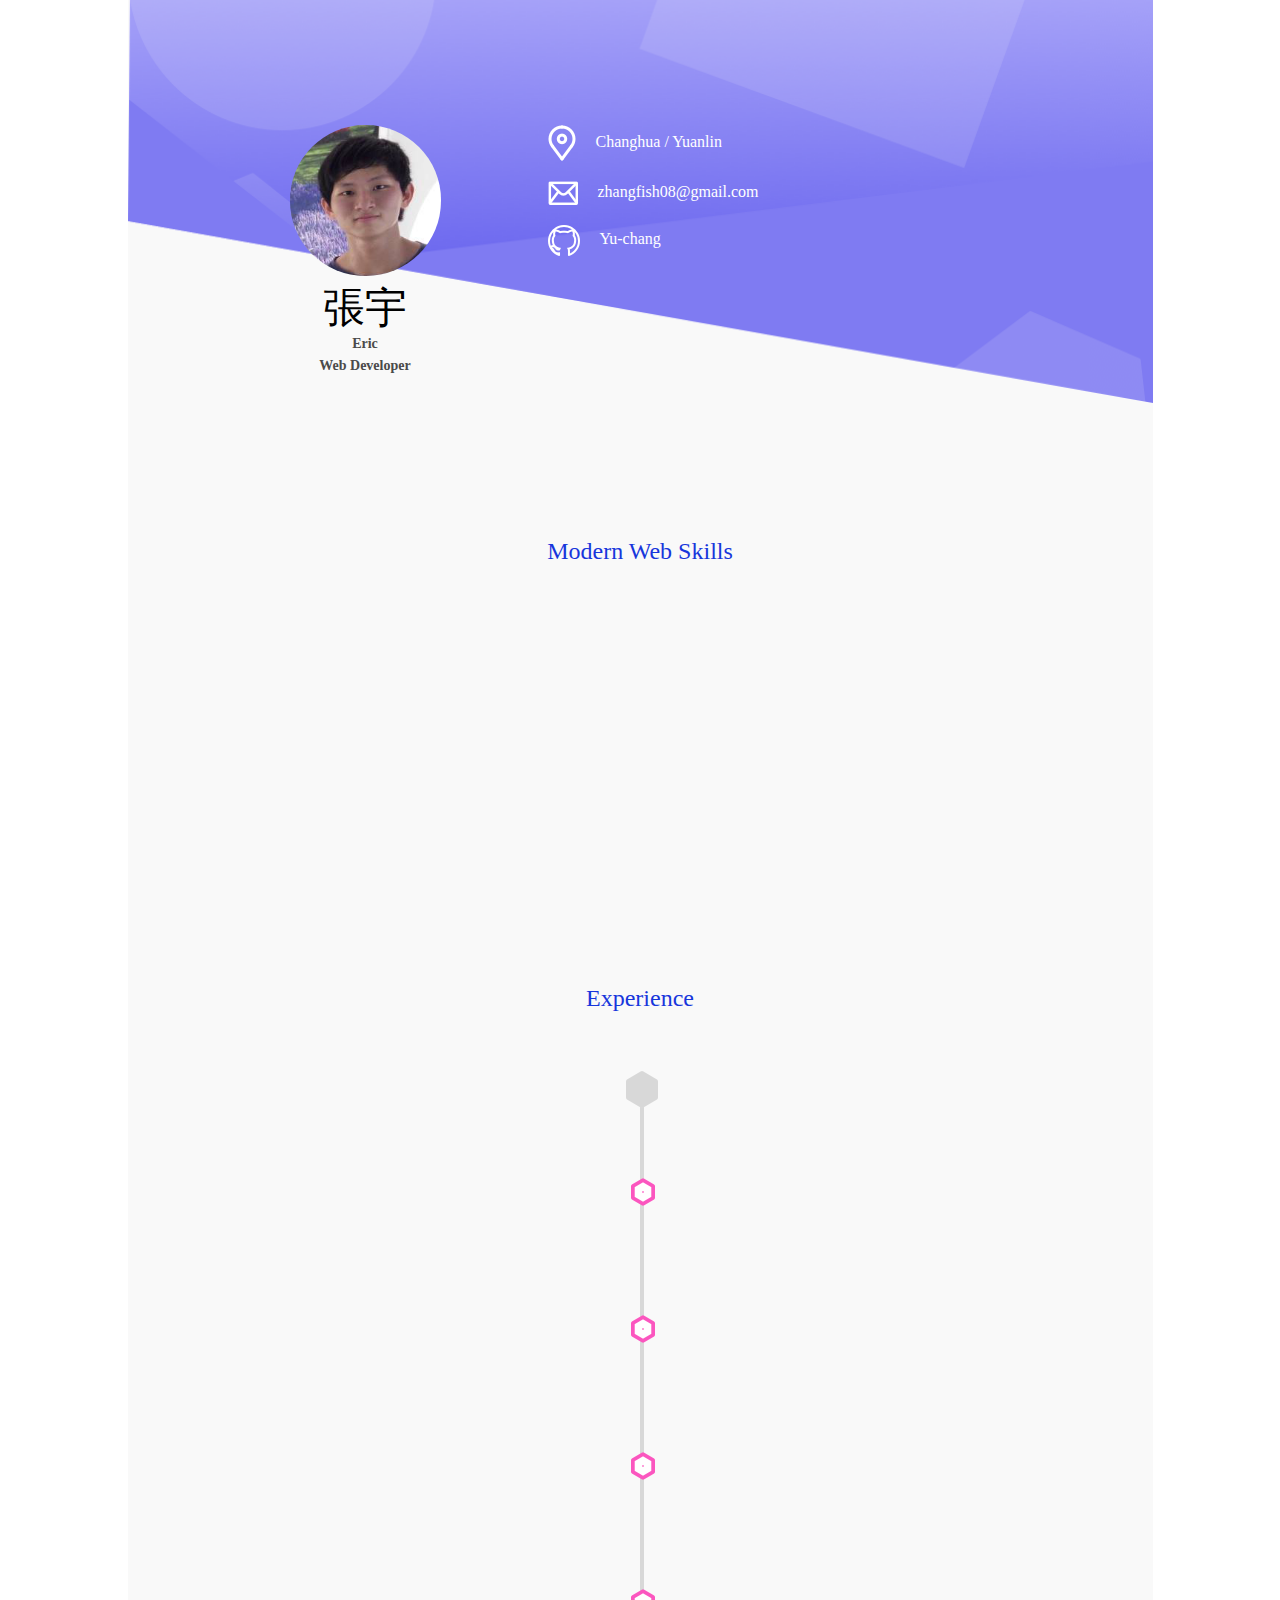
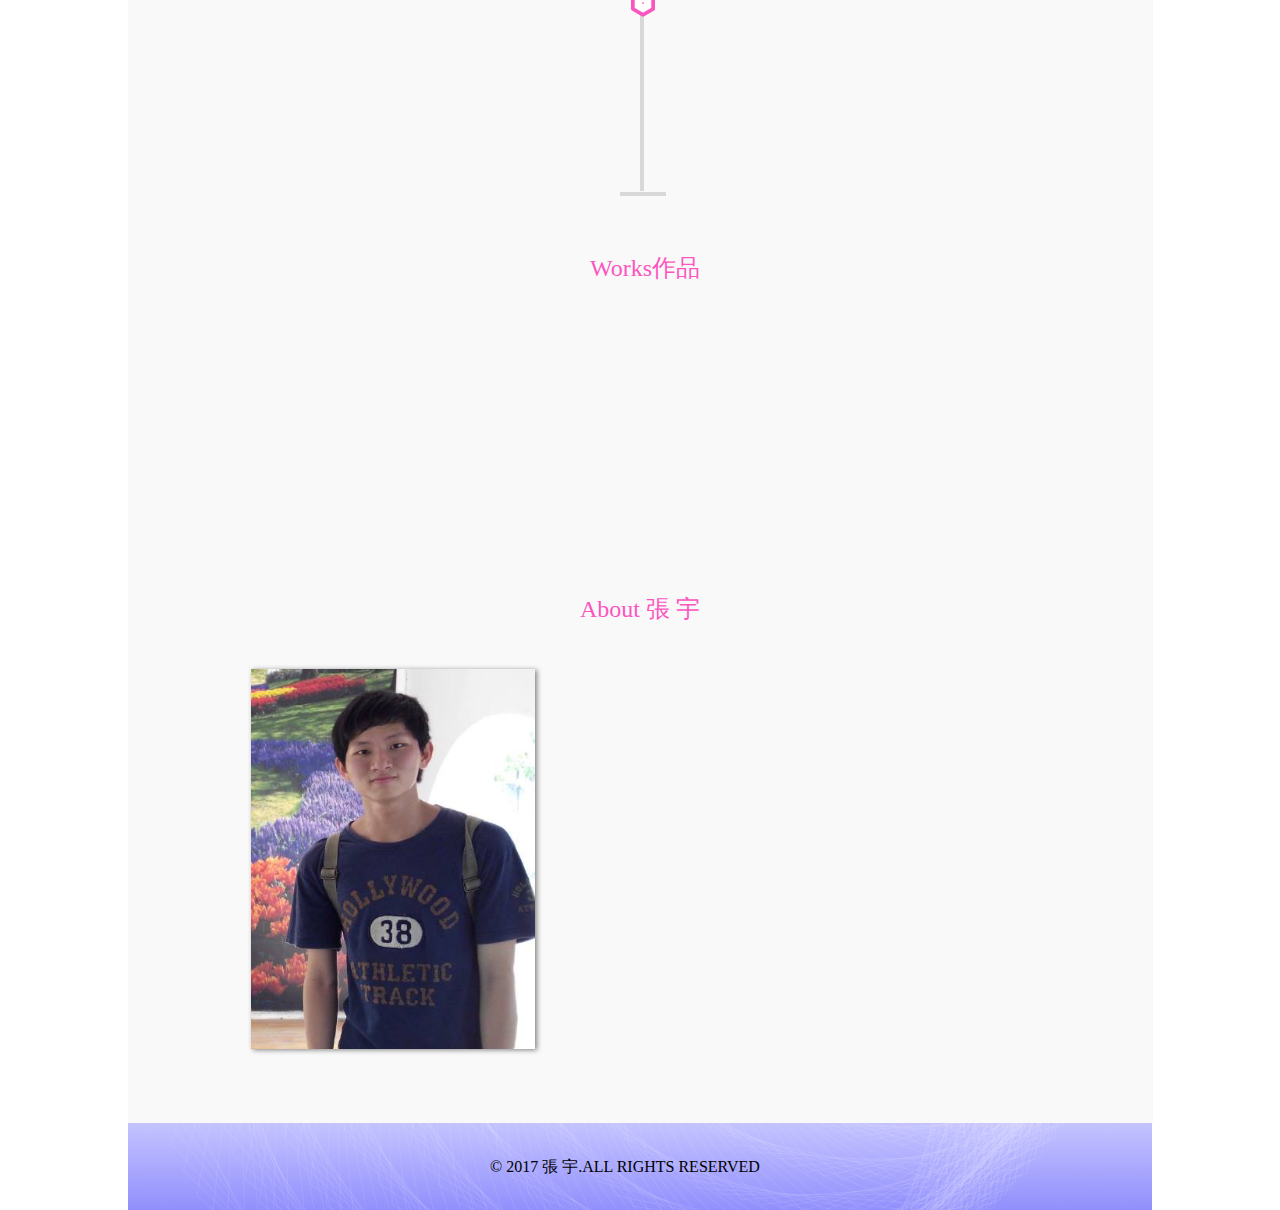
<file: index.html>
<!DOCTYPE html>
<html lang="en">
<head>
	<meta charset="UTF-8">
	<title>個人履歷</title>
	<meta name="viewport" content="width=device-width, initial-scale=1.0" />
	<link rel="stylesheet" href="css/main.css">
</head>
<body>
	<div class="wrap">
		<div class="header">
			<div class="topbar"></div>
			<div class="personal-picture">
				<img src="images/picture.png" alt="">
				<h1>張宇</h1>
				<span>Eric</span>
				<span>Web Developer</span>
			</div>
			
			<div class="personal-information">
				<ul>
					<li><img src="images/Icon-location.png" alt="">Changhua /  Yuanlin</li>
					<li><img src="images/Icon-mail.png" alt="">zhangfish08@gmail.com</li>
					<li><img src="images/icon-github.png" alt=""><a href="https://github.com/YU-CHANG0524?tab=repositories">Yu-chang</a></li>
				</ul>
			</div>
			<div class="clearfix"></div>
		</div>
		<div class="content">
			<div class="web-skill">
				<h3>Modern Web Skills</h2>
				<ul class="skill-3">
					<li class="skill-item scroll-animation">
						<img src="images/img-skill-icon-1.png" >
						<span>Web Layout</span>
						<ul >
							<li>HTML5 + CSS3</li>
								<p class="description">(瞭解HTML語意，能用CSS做出網頁排版)</p>
							<li>RWD + Sass</li>
								<p class="description">(將網頁導入響應式設計，並用Sass規劃網頁架構)</p>
							
						</ul>
					</li>
					<li class="skill-item scroll-animation">
						<img src="images/img-skill-icon-2.png" >
						<span>JavaScript </span>
						<ul >
							<li>JQuery animation</li>
								<p class="description">(使用JQuery做動畫效果，或套用plugin)</p>
							<li>AJAX/JSON</li>
								<p class="description">(用ajax抓取第三方資料)</p>
						</ul>
					</li>
					<li class="skill-item scroll-animation">
						<img src="images/img-skill-icon-3.png" >
						<span>Dev Helper</span>
						<ul >
							<li>Git/Githube</li>
							<p class="description">(能使用GitHub建立一個靜態網頁，對Git版本控制有基礎的瞭解)</p>
						</ul>
					</li>
				</ul>
				<div class="clearfix"></div>
			</div>
			<div class="experience">
				<h3>Experience</h3>
				<section class="time-line">
					<img class="start" src="images/dot-start.png" >
					<div class="timeline-block">
						<div class="timeline-img">
							<img src="images/dot-timeItem.png" alt="">
						</div>

						<div class="timeline-content left-content scroll-animation">
							<span>2016/09 - 2017/01</span>
							<span>(實習)自動化測試實習生</span>
							<span>孟華科技有限公司</span>
							<p>體驗到了軟體業的職場環境與關於測試的一些基本知識</p>
							
						</div>
						<div class="clearfix"></div>
					</div>

					<div class="timeline-block">
						<div class="timeline-img">
							<img src="images/dot-timeItem.png" alt="">
						</div>

						<div class="timeline-content right-content scroll-animation">
							<span>2015/09 - 2016/06</span>
							<span>(專題)鍾理和文學散步道</span>
							<span>鍾理和文學基金會</span>
							<p>學習如何從，踩線-收集資料-撰寫code-測試，完成一個觀光導覽APP</p>
							
						</div>
						<div class="clearfix"></div>
					</div>

					<div class="timeline-block">
						<div class="timeline-img">
							<img src="images/dot-timeItem.png " alt="">
						</div>

						<div class="timeline-content left-content scroll-animation">
							<span>2014/03 - 2016/08</span>
							<span>(工讀)教具中心工讀生</span>
							<span>實踐大學</span>
							<p>在教具工讀的這段期間學到了設備的故障排除，與接待人的一些技巧。</p>
						</div>	
						<div class="clearfix"></div>
					</div>

					<div class="timeline-block">
						<div class="timeline-img">
							<img src="images/dot-timeItem.png" alt="">
						</div>

						<div class="timeline-content right-content scroll-animation">
							<span>2014/02 - 2015/2</span>
							<span>(社團)系桌教學長</span>
							<span>資通系桌</span>
							<p>學會了安排訓練項目以及以教導自己所會的桌球技巧。</p>
						</div>
						<div class="clearfix"></div>	
					</div>
					<div class="bottom-line"></div>
				</section>
			</div>
			<div class="work">
				<h3>Works作品</h3>
				<ul class="work-3">
					<li class="scroll-animation">
						<a href="https://yu-chang0524.github.io/RWD-restaurant/" target="_blank">
							<div class="work-img pic">
							<img src="images/logo-work-1.png" alt="">
							</div>
						</a>
						
						<span>六角西餐廳(響應式)</span>
						<span>有支援行動裝置的餐廳網站。</span>
					</li>
					<li class="scroll-animation">
						<a href="https://yu-chang0524.github.io/BMI-Count/" target="_blank">
							<div class="work-img pic">
							<img src="images/logo-work-2.png" alt="">
							</div>
						</a>
						
						<span>BMI 計算器</span>
						<span>幫您計算出您的BMI，並記錄結果。</span>
					</li>
					<li class="scroll-animation">
						<a href="https://yu-chang0524.github.io/Kaohsiung-gas-station/" target="_blank">
							<div class="work-img pic">
							<img src="images/logo-work-3.png" alt="">
							</div>
						</a>
						
						<span>高雄市加油站搜尋系統</span>
						<span>結合googleMapAPI幫你找到該區的加油站</span>
					</li>
					<div class="clearfix"></div>
				</ul>
				
			</div>
			<div class="about-me">
				<h3>About 張 宇</h3>
				<div class="slideshow">
					<img src="images/slide-1.png" >
					<img src="images/slide-2.jpg" >
				</div>
				
				<div class="about-text scroll-animation">
					<span>我是張宇(Eric),今年22歲，來自彰化，現居彰化</span>
					<p>
     				2017年畢業於實踐大學資訊通訊與科技學系，在實習期間偶然接觸前端，起初抱著試試看的心態，後來卻熱衷投入於前端技術的學習，學習過程中發現前端有學不完的技術，剛好符合我喜歡嘗試新事物的個性，不喜歡停滯在自己現有的技術中，希望有朝一日可以成為一位出色的工程師。
					</p>
					<p>
						會想要來應徵貴公司的原因是，在與學長的一次閒聊，發現也在從事相關技術的工作，也對所應用的技術稍加瞭解，雖然現在我的能力似乎不太足夠，但是我會利用待役的這段時間好好學習，公司所要求的技術。
					</p>
				</div>
				<div class="clearfix"></div>
			</div>
			
		</div>
		<div class="footer">
			<span>&copy; 2017 張 宇.ALL RIGHTS RESERVED</span>
		</div>
	</div>
	<script src="https://code.jquery.com/jquery-3.2.1.min.js"></script>
	<script src="js/all.js"></script>
</body>
</html>
</file>
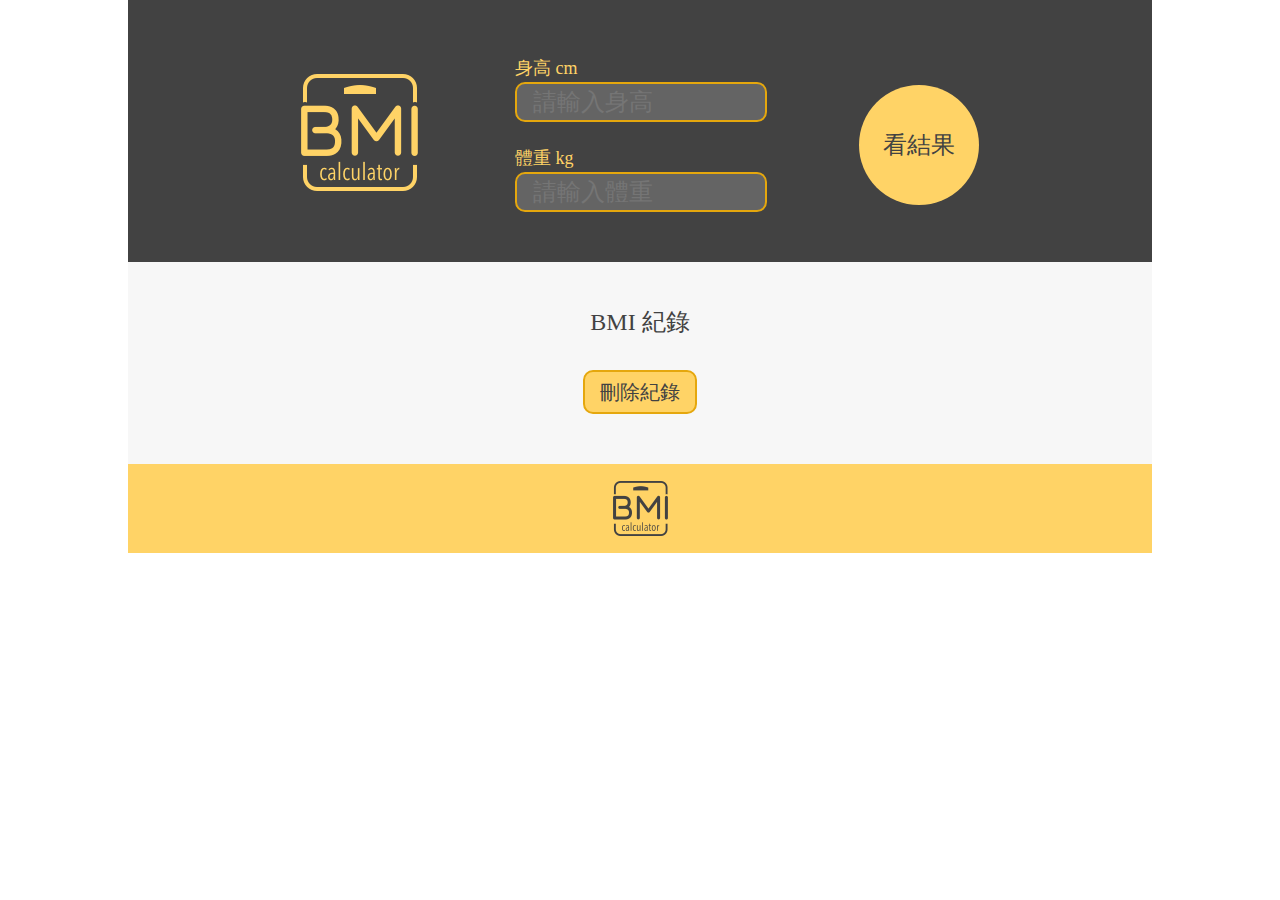
<file: BMI-Count-master/index.html>
<!DOCTYPE html>
<html lang="en">
<head>
	<meta charset="UTF-8">
	<title>BMI測量</title>
	<link rel="stylesheet" href="css/style.css">
</head>
<body>
	<div class="wrap">
		<div class="header">
			<img src="images/BMICLogo.png" alt="">
			<div class="resultdiv">
				<a class="result" href="">看結果</a>	
			</div>
			<div class="input">
				<label for="">身高 cm</label><br>
				<input class="cm" type="text" placeholder="請輸入身高"><br>
				<label for="">體重 kg</label><br>
				<input class="kg" type="text" placeholder="請輸入體重"><br>
			</div>	
		</div>
		<div class="content">
			<span>BMI 紀錄</span>
			<ul class="recordlist"></ul>
			<div class="clearfix"></div>
			<div class="delet"><a class="deletButton" href="">刪除紀錄</a></div>
			
		</div>
		<div class="footer">
			<img src="images/page-1-bmi-calculator_03.png" alt="">
		</div>
	</div>
	
	<script src =js/all.js></script>
</body>
</html>
</file>
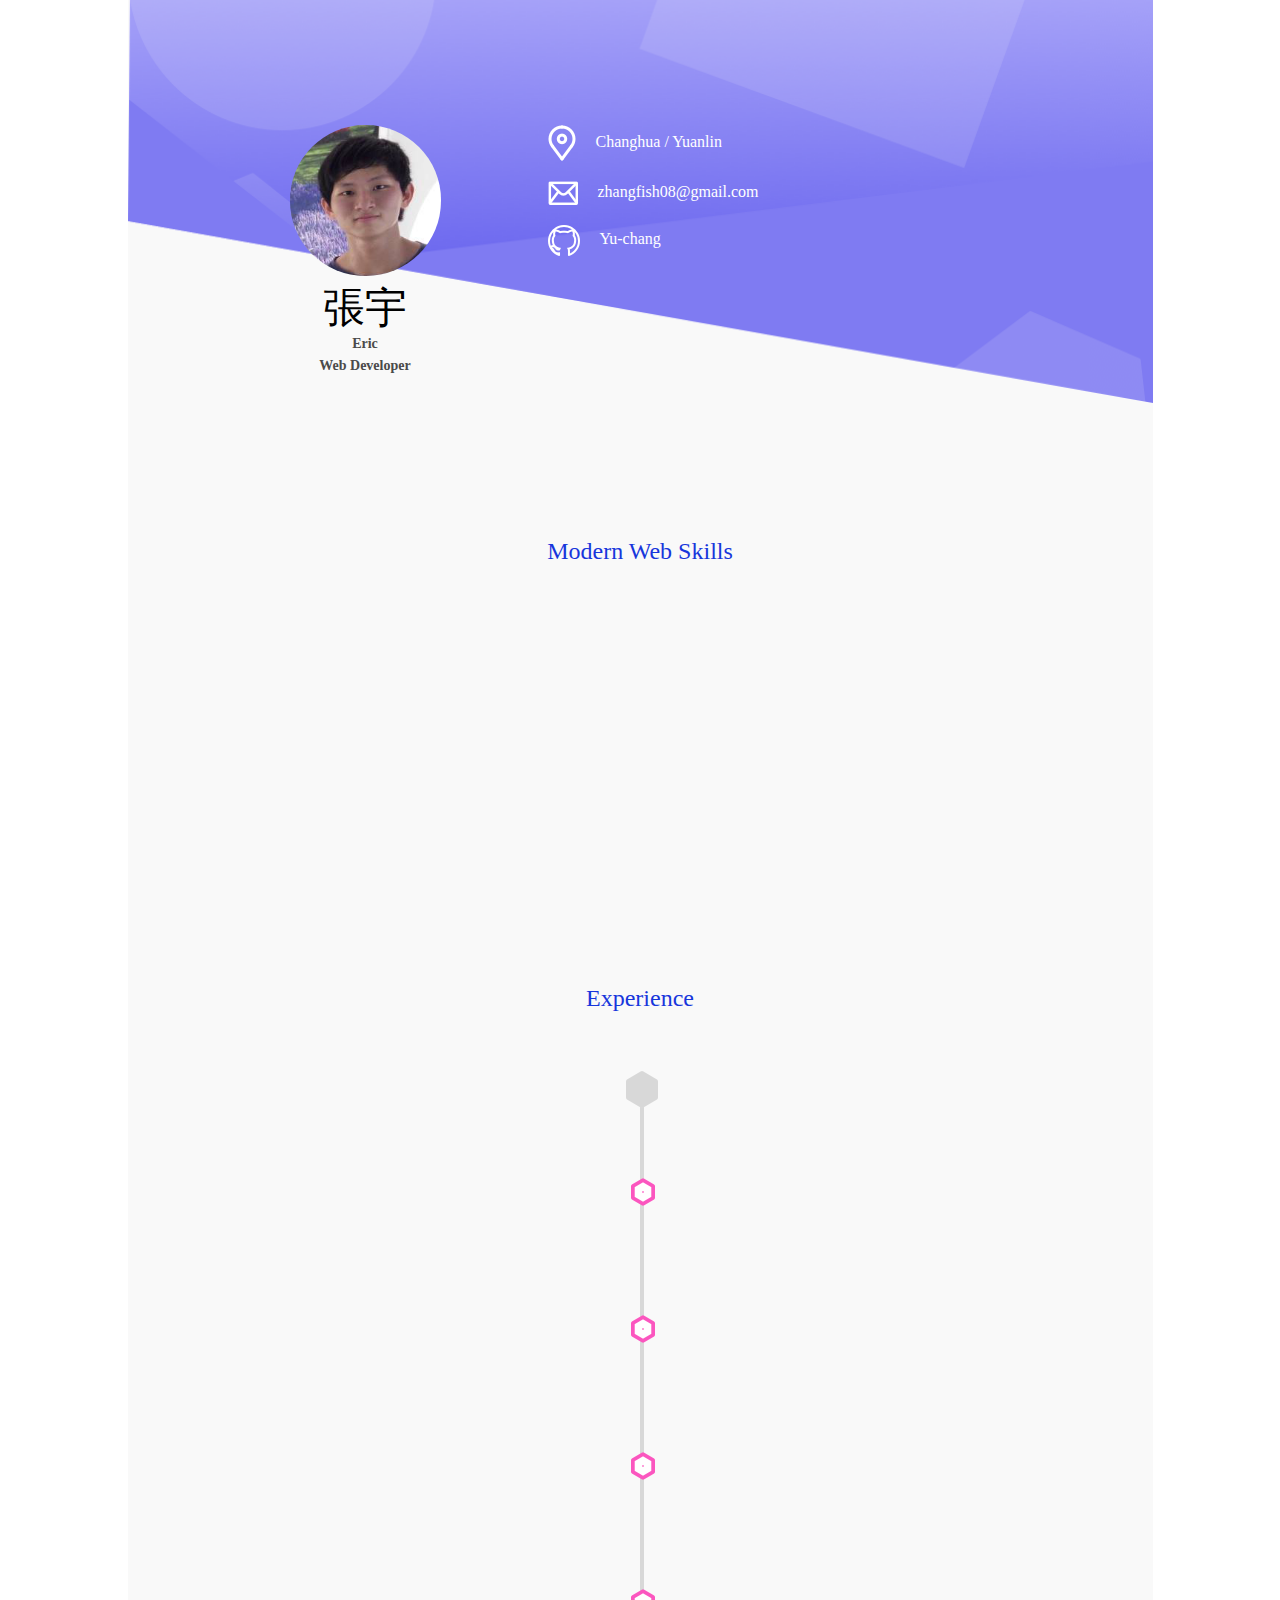
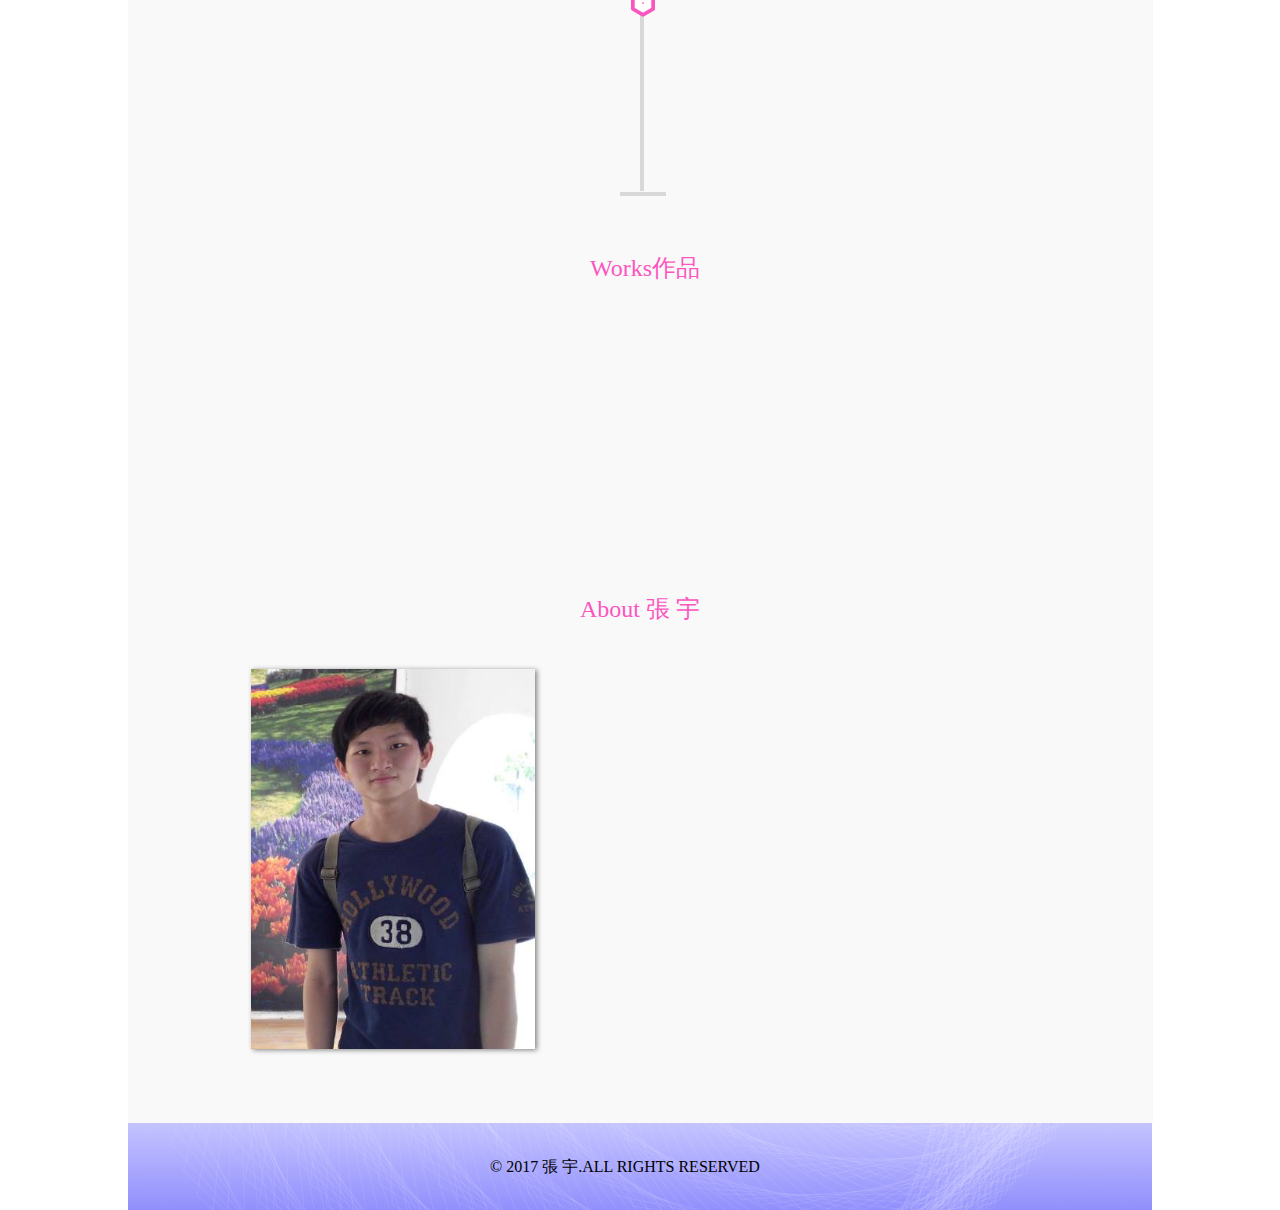
<file: Resume/index.html>
<!DOCTYPE html>
<html lang="en">
<head>
	<meta charset="UTF-8">
	<title>個人履歷</title>
	<meta name="viewport" content="width=device-width, initial-scale=1.0" />
	<link rel="stylesheet" href="css/main.css">
</head>
<body>
	<div class="wrap">
		<div class="header">
			<div class="topbar"></div>
			<div class="personal-picture">
				<img src="images/picture.png" alt="">
				<h1>張宇</h1>
				<span>Eric</span>
				<span>Web Developer</span>
			</div>
			
			<div class="personal-information">
				<ul>
					<li><img src="images/Icon-location.png" alt="">Changhua /  Yuanlin</li>
					<li><img src="images/Icon-mail.png" alt="">zhangfish08@gmail.com</li>
					<li><img src="images/icon-github.png" alt=""><a href="https://github.com/YU-CHANG0524?tab=repositories">Yu-chang</a></li>
				</ul>
			</div>
			<div class="clearfix"></div>
		</div>
		<div class="content">
			<div class="web-skill">
				<h3>Modern Web Skills</h2>
				<ul class="skill-3">
					<li class="skill-item scroll-animation">
						<img src="images/img-skill-icon-1.png" >
						<span>Web Layout</span>
						<ul >
							<li>HTML5 + CSS3</li>
								<p class="description">(瞭解HTML語意，能用CSS做出網頁排版)</p>
							<li>RWD + Sass</li>
								<p class="description">(將網頁導入響應式設計，並用Sass規劃網頁架構)</p>
							
						</ul>
					</li>
					<li class="skill-item scroll-animation">
						<img src="images/img-skill-icon-2.png" >
						<span>JavaScript </span>
						<ul >
							<li>JQuery animation</li>
								<p class="description">(使用JQuery做動畫效果，或套用plugin)</p>
							<li>AJAX/JSON</li>
								<p class="description">(用ajax抓取第三方資料)</p>
						</ul>
					</li>
					<li class="skill-item scroll-animation">
						<img src="images/img-skill-icon-3.png" >
						<span>Dev Helper</span>
						<ul >
							<li>Git/Githube</li>
							<p class="description">(能使用GitHub建立一個靜態網頁，對Git版本控制有基礎的瞭解)</p>
						</ul>
					</li>
				</ul>
				<div class="clearfix"></div>
			</div>
			<div class="experience">
				<h3>Experience</h3>
				<section class="time-line">
					<img class="start" src="images/dot-start.png" >
					<div class="timeline-block">
						<div class="timeline-img">
							<img src="images/dot-timeItem.png" alt="">
						</div>

						<div class="timeline-content left-content scroll-animation">
							<span>2016/09 - 2017/01</span>
							<span>(實習)自動化測試實習生</span>
							<span>孟華科技有限公司</span>
							<p>體驗到了軟體業的職場環境與關於測試的一些基本知識</p>
							
						</div>
						<div class="clearfix"></div>
					</div>

					<div class="timeline-block">
						<div class="timeline-img">
							<img src="images/dot-timeItem.png" alt="">
						</div>

						<div class="timeline-content right-content scroll-animation">
							<span>2015/09 - 2016/06</span>
							<span>(專題)鍾理和文學散步道</span>
							<span>鍾理和文學基金會</span>
							<p>學習如何從，踩線-收集資料-撰寫code-測試，完成一個觀光導覽APP</p>
							
						</div>
						<div class="clearfix"></div>
					</div>

					<div class="timeline-block">
						<div class="timeline-img">
							<img src="images/dot-timeItem.png " alt="">
						</div>

						<div class="timeline-content left-content scroll-animation">
							<span>2014/03 - 2016/08</span>
							<span>(工讀)教具中心工讀生</span>
							<span>實踐大學</span>
							<p>在教具工讀的這段期間學到了設備的故障排除，與接待人的一些技巧。</p>
						</div>	
						<div class="clearfix"></div>
					</div>

					<div class="timeline-block">
						<div class="timeline-img">
							<img src="images/dot-timeItem.png" alt="">
						</div>

						<div class="timeline-content right-content scroll-animation">
							<span>2014/02 - 2015/2</span>
							<span>(社團)系桌教學長</span>
							<span>資通系桌</span>
							<p>學會了安排訓練項目以及以教導自己所會的桌球技巧。</p>
						</div>
						<div class="clearfix"></div>	
					</div>
					<div class="bottom-line"></div>
				</section>
			</div>
			<div class="work">
				<h3>Works作品</h3>
				<ul class="work-3">
					<li class="scroll-animation">
						<a href="https://yu-chang0524.github.io/RWD-restaurant/" target="_blank">
							<div class="work-img pic">
							<img src="images/logo-work-1.png" alt="">
							</div>
						</a>
						
						<span>六角西餐廳(響應式)</span>
						<span>有支援行動裝置的餐廳網站。</span>
					</li>
					<li class="scroll-animation">
						<a href="https://yu-chang0524.github.io/BMI-Count/" target="_blank">
							<div class="work-img pic">
							<img src="images/logo-work-2.png" alt="">
							</div>
						</a>
						
						<span>BMI 計算器</span>
						<span>幫您計算出您的BMI，並記錄結果。</span>
					</li>
					<li class="scroll-animation">
						<a href="https://yu-chang0524.github.io/Kaohsiung-gas-station/" target="_blank">
							<div class="work-img pic">
							<img src="images/logo-work-3.png" alt="">
							</div>
						</a>
						
						<span>高雄市加油站搜尋系統</span>
						<span>結合googleMapAPI幫你找到該區的加油站</span>
					</li>
					<div class="clearfix"></div>
				</ul>
				
			</div>
			<div class="about-me">
				<h3>About 張 宇</h3>
				<div class="slideshow">
					<img src="images/slide-1.png" >
					<img src="images/slide-2.jpg" >
				</div>
				
				<div class="about-text scroll-animation">
					<span>我是張宇(Eric),今年22歲，來自彰化，現居彰化</span>
					<p>
     				2017年畢業於實踐大學資訊通訊與科技學系，在實習期間偶然接觸前端，起初抱著試試看的心態，後來卻熱衷投入於前端技術的學習，學習過程中發現前端有學不完的技術，剛好符合我喜歡嘗試新事物的個性，不喜歡停滯在自己現有的技術中，希望有朝一日可以成為一位出色的工程師。
					</p>
					<p>
						而今年我成為社會新鮮人，希望能將自己所學的為公司帶來貢獻，而自己也明白前端所需的技術是學不完的，所以平時也會瀏覽各資訊平台，和購買線上課程來擴增自己的技能，加強自己的工作效率。
					</p>
				</div>
				<div class="clearfix"></div>
			</div>
			
		</div>
		<div class="footer">
			<span>&copy; 2017 張 宇.ALL RIGHTS RESERVED</span>
		</div>
	</div>
	<script src="https://code.jquery.com/jquery-3.2.1.min.js"></script>
	<script src="js/all.js"></script>
</body>
</html>
</file>
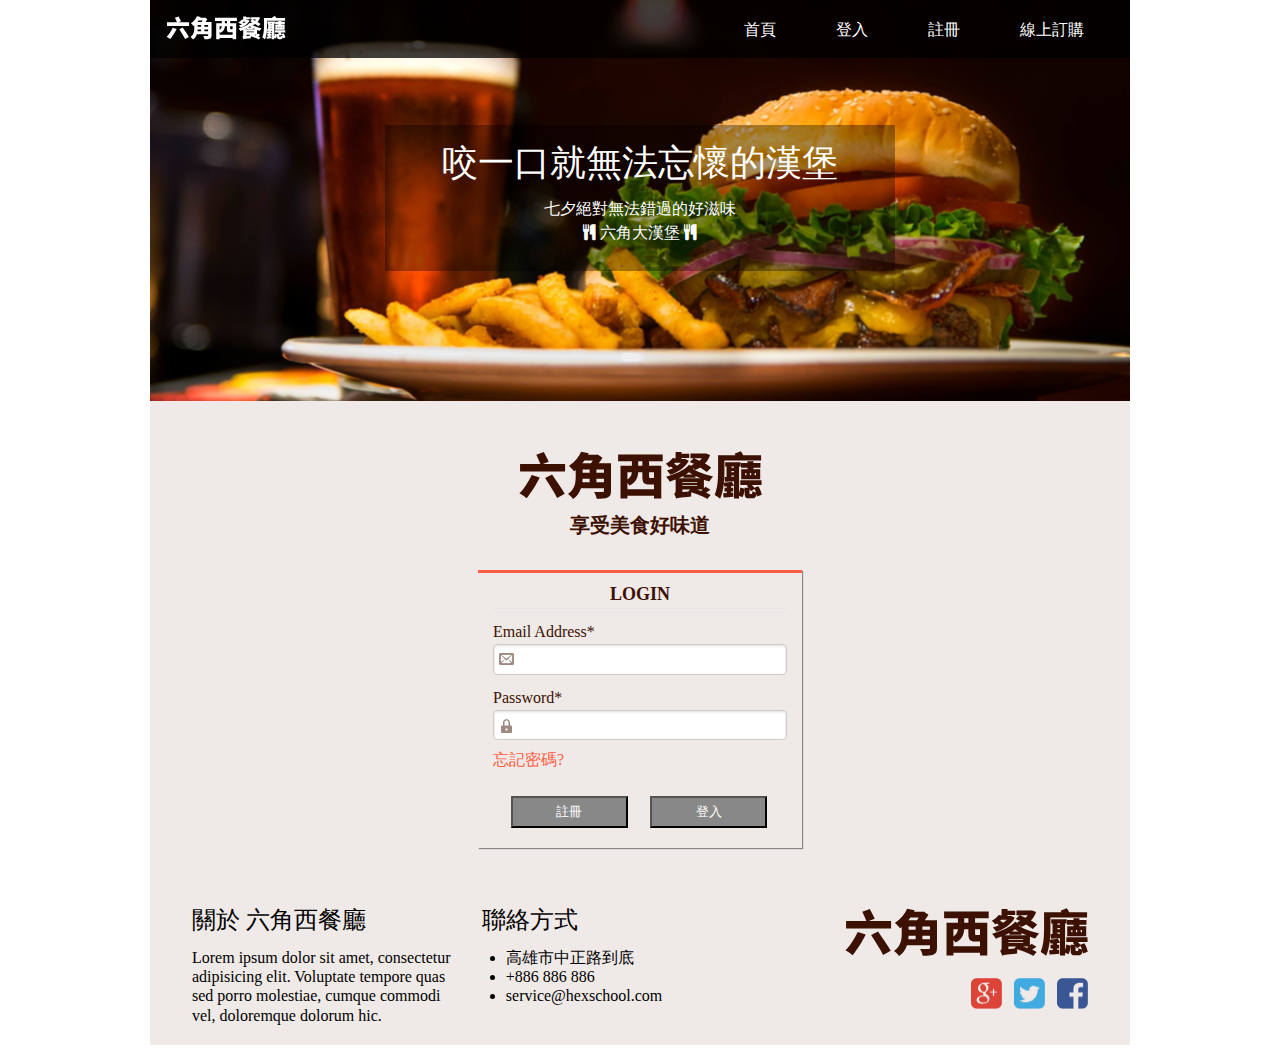
<file: RWD-restaurant-master/Login.html>
<!DOCTYPE html>
<html lang="en">
<head>
	<meta charset="UTF-8">
	<title>六角西餐廳 - 登入</title>
	<meta name="viewport" content="width=device-width, initial-scale=1.0" />

	<link rel="icon" href="images/web-icon.png">
    <meta name="description" content="咬一口就無法忘懷的漢堡">
    <meta name="Keywords" content="漢堡,美式料理,炸機,餐廳">
    <meta name="author" content="six">
    <meta name="copyright" content="六角西餐權所有，轉載必究">

	<meta property="og:title" content="六角西餐廳" />
    <meta property="og:description" content="六角西餐廳，無法錯過的滋味">
    <meta property="og:type" content="website" />
    <meta property="og:url" content="http://www.xxxxx.com/" />
    <meta property="og:image" content="images/logo.png" />

    <link rel="apple-touch-icon" href="images/logo.png">
    <meta http-equiv="X-UA-Compatible" content="IE=Edge" />

	<link rel="stylesheet" href="css/style.css">
	<link rel="stylesheet" href="css/font-awesome.min.css">
	<link rel="stylesheet" href="css/Pure-forms.css">


</head>
<body>
	<div class="wrap">
		<div class="header">
		    <div class="topbar">
			     <h1><a href="">六角西餐廳</a></h1>
				 <ul class="top-list">
					<li><a href="index.html">首頁</a></li>
					<li><a href="Login.html">登入</a></li>
					<li><a href="Register.html">註冊</a></li>
					<li><a href="shopping cart.html">線上訂購</a></li>
				 </ul>
				 <a  class="showmenu" href=""><img src="images/showmenu.png" alt=""></a>
		    </div>
		    <div class="banner">
			    <div class="banner-text">
					 <h2>咬一口就無法忘懷的漢堡</h2>
					 <span>七夕絕對無法錯過的好滋味<br>
					 <i class="fa fa-cutlery" aria-hidden="true"></i>  六角大漢堡  <i class="fa fa-cutlery" aria-hidden="true"></i> 
					 </span>
				</div>	
		    </div>
		</div>
		<div class="login-content">
			 <img src="images/logo_l@svg.svg" alt=""><br>	
		     <span>享受美食好味道</span>
			 <div class="login">
			 	<form class="pure-form pure-form-stacked">
				     <fieldset>
				        <legend>LOGIN</legend>
				        <label for="email">Email Address*</label>
				        <input id="email" type="email" >

				        <label for="password">Password*</label>
				        <input id="password" type="password">
						<a href="">忘記密碼?</a><br>
				        
				     </fieldset>
				 </form>
				 <button class="Register-buuton" type="submit" class="">註冊</button>
				 <button type="submit" class="">登入</button>
			 </div>
		</div>
		<div class="footer ">
			<div class="about-six ">
				<span>關於 六角西餐廳</span>
				<p>Lorem ipsum dolor sit amet, consectetur adipisicing elit. Voluptate tempore quas sed porro molestiae, cumque commodi vel, doloremque dolorum hic.</p>
			</div>
			
			<div class="call">
				<span>聯絡方式</span>
				<ul>
					<li>高雄市中正路到底</li>
					<li>+886 886 886</li>
					<li>service@hexschool.com</li>
				</ul>
			</div>
			<div class="footer-icon">
				<img src="images/logo_l@svg.svg" alt="">
				<div class="three-icon">
					<a href=""><img class="w31" src="images/google-icon.png" alt=""></a>
					<a href=""><img class="w31" src="images/tw-icon.png" alt=""></a>
					<a href=""><img class="w31" src="images/fb-icon.png" alt=""></a>
				</div>
			</div>
			<div class="clearfix"></div>
		</div>
	</div>
	<script src="https://code.jquery.com/jquery-3.2.1.min.js
"></script>
	<script src='js/all.js'></script>
</body>
</html>
</file>
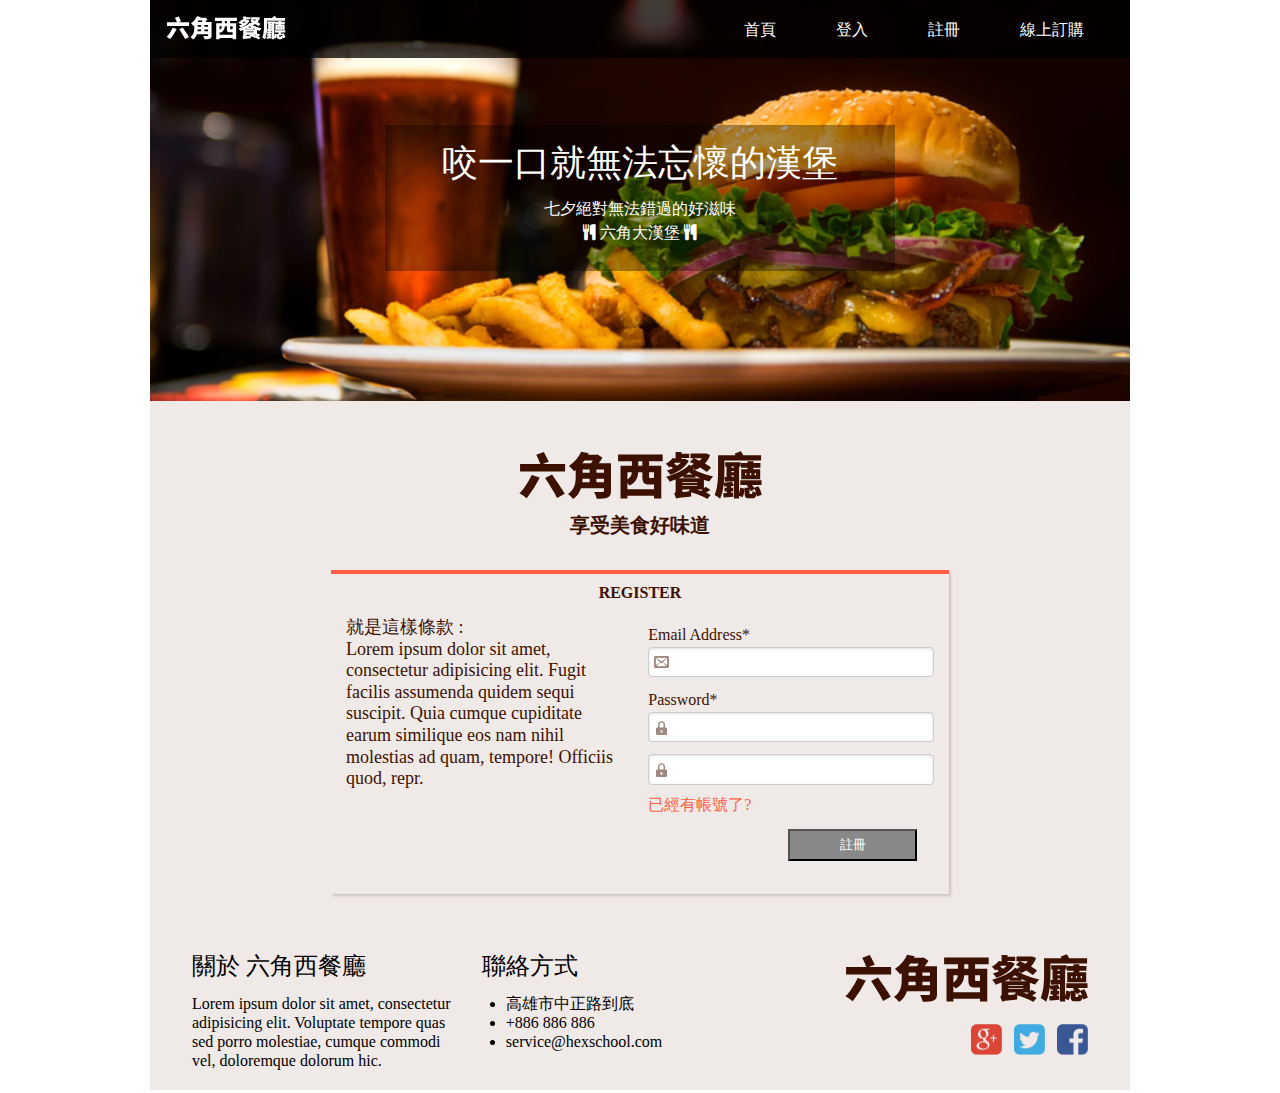
<file: RWD-restaurant-master/Register.html>
<!DOCTYPE html>
<html lang="en">
<head>
	<meta charset="UTF-8">
	<title>六角西餐廳 - 註冊</title>
	<meta name="viewport" content="width=device-width, initial-scale=1.0" />

	<link rel="icon" href="images/web-icon.png">
    <meta name="description" content="咬一口就無法忘懷的漢堡">
    <meta name="Keywords" content="漢堡,美式料理,炸機,餐廳">
    <meta name="author" content="six">
    <meta name="copyright" content="六角西餐權所有，轉載必究">

	<meta property="og:title" content="六角西餐廳" />
    <meta property="og:description" content="六角西餐廳，無法錯過的滋味">
    <meta property="og:type" content="website" />
    <meta property="og:url" content="http://www.xxxxx.com/" />
    <meta property="og:image" content="images/logo.png" />

    <link rel="apple-touch-icon" href="images/logo.png">
    <meta http-equiv="X-UA-Compatible" content="IE=Edge" />

	<link rel="stylesheet" href="css/style.css">
	<link rel="stylesheet" href="css/font-awesome.min.css">
	<link rel="stylesheet" href="css/Pure-forms.css">

</head>
<body>
	<div class="wrap">
		<div class="header">
		    <div class="topbar">
			     <h1><a href="">六角西餐廳</a></h1>
				 <ul class="top-list">
					<li><a href="index.html">首頁</a></li>
					<li><a href="Login.html">登入</a></li>
					<li><a href="Register.html">註冊</a></li>
					<li><a href="shopping cart.html">線上訂購</a></li>
				 </ul>
				 <a  class="showmenu" href=""><img src="images/showmenu.png" alt=""></a>
		    </div>
		    <div class="banner">
			    <div class="banner-text">
					 <h2>咬一口就無法忘懷的漢堡</h2>
					 <span>七夕絕對無法錯過的好滋味<br>
					 <i class="fa fa-cutlery" aria-hidden="true"></i>  六角大漢堡  <i class="fa fa-cutlery" aria-hidden="true"></i> 
					 </span>
				</div>	
		    </div>
		</div>
		<div class="Register-content">
			 <img src="images/logo_l@svg.svg" alt=""><br>	
		     <span>享受美食好味道</span>
		     <div class="Register">
		      	<span class="clearfix">REGISTER</span>
				<div class="text">
			         <p>就是這樣條款 : </p>
					 <p>Lorem ipsum dolor sit amet, consectetur adipisicing elit. Fugit facilis assumenda quidem sequi suscipit. Quia cumque cupiditate earum similique eos nam nihil molestias ad quam, tempore! Officiis quod, repr.</p>
				</div>
				<div class="us-imformation">
					<form class="pure-form pure-form-stacked">
				     <fieldset class="message">
				        <label for="email">Email Address*</label>
				        <input id="email" type="email" >

				        <label for="password">Password*</label>
				        <input id="password" type="password">
				        <input id="password" type="password">
						<a href="">已經有帳號了?</a><br>
				        <button class="Register-buuton" type="submit" class="pure-button pure-button-primary">註冊</button>
				     </fieldset>
				 </form>
				</div>
		     </div>
		     <div class="clearfix"></div>
		</div>
		<div class="footer ">
			<div class="about-six ">
				<span>關於 六角西餐廳</span>
				<p>Lorem ipsum dolor sit amet, consectetur adipisicing elit. Voluptate tempore quas sed porro molestiae, cumque commodi vel, doloremque dolorum hic.</p>
				<div class="clearfix"></div>
			</div>
			
			<div class="call">
				<span>聯絡方式</span>
				<ul>
					<li>高雄市中正路到底</li>
					<li>+886 886 886</li>
					<li>service@hexschool.com</li>
				</ul>
			</div>
			<div class="footer-icon">
				<img src="images/logo_l@svg.svg" alt="">
				<div class="three-icon">
					<a href=""><img class="w31" src="images/google-icon.png" alt=""></a>
					<a href=""><img class="w31" src="images/tw-icon.png" alt=""></a>
					<a href=""><img class="w31" src="images/fb-icon.png" alt=""></a>
				</div>
			</div>
			<div class="clearfix"></div>
		</div>
	</div>
	<script src="https://code.jquery.com/jquery-3.2.1.min.js
"></script>
	<script src='js/all.js'></script>
</body>
</html>
</file>
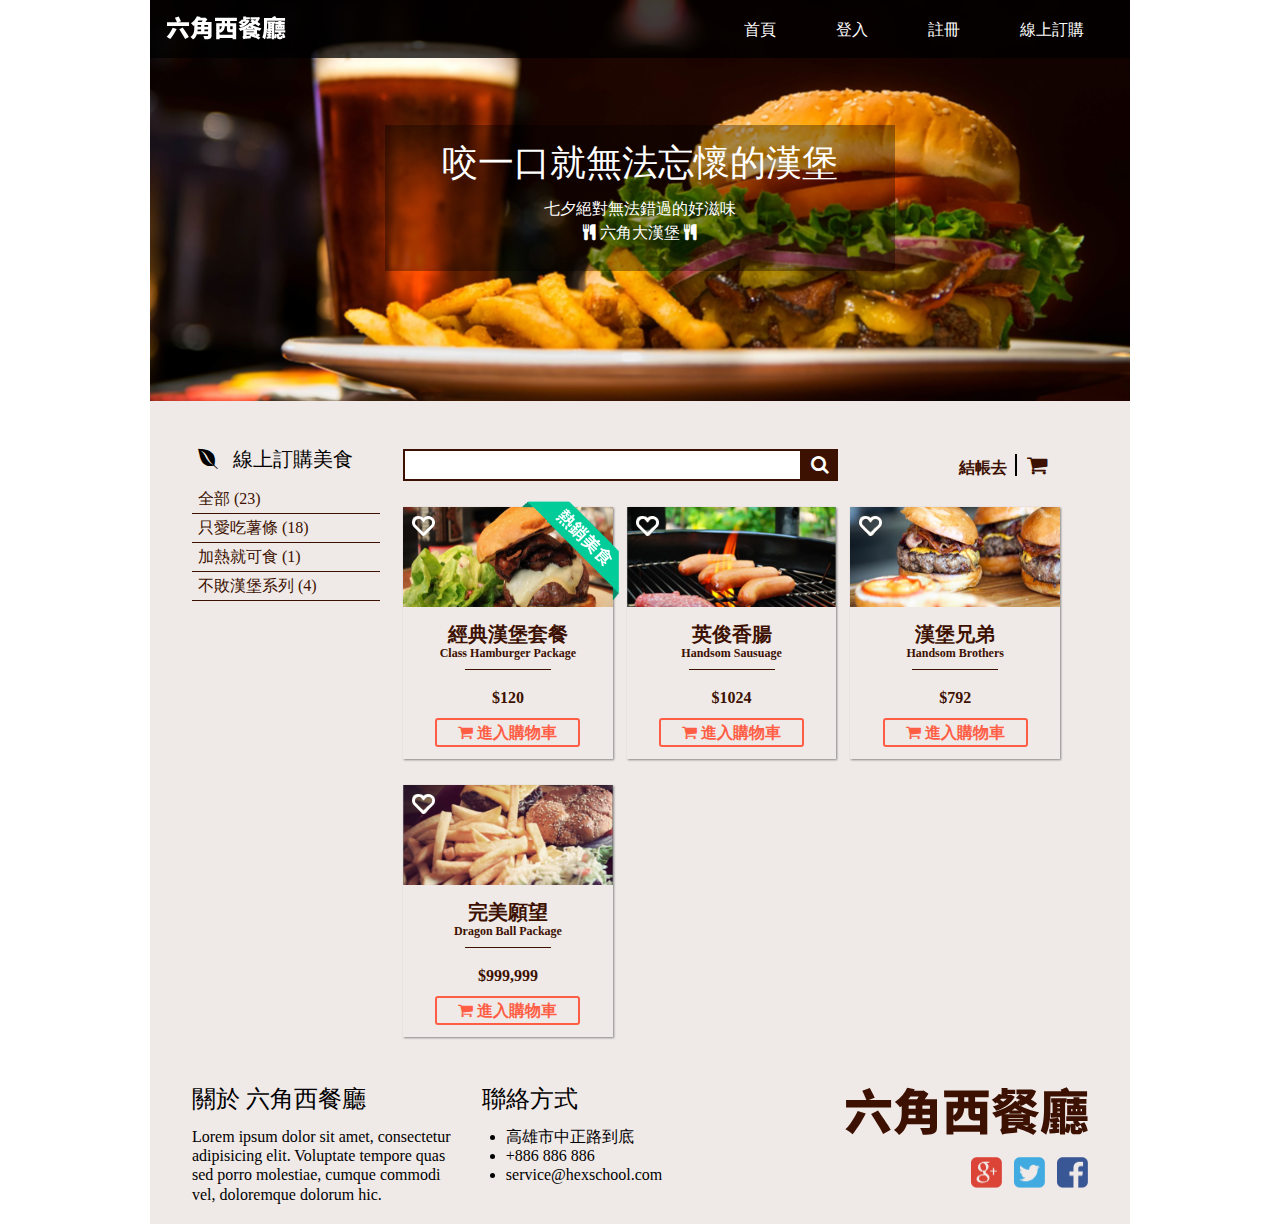
<file: RWD-restaurant-master/shopping cart.html>
<!DOCTYPE html>
<html lang="en">
<head>
	<meta charset="UTF-8">
	<title>六角西餐廳 - 購物車</title>
	<meta name="viewport" content="width=device-width, initial-scale=1.0" />

	<link rel="icon" href="images/web-icon.png">
    <meta name="description" content="咬一口就無法忘懷的漢堡">
    <meta name="Keywords" content="漢堡,美式料理,炸機,餐廳">
    <meta name="author" content="six">
    <meta name="copyright" content="六角西餐權所有，轉載必究">

	<meta property="og:title" content="六角西餐廳" />
    <meta property="og:description" content="六角西餐廳，無法錯過的滋味">
    <meta property="og:type" content="website" />
    <meta property="og:url" content="http://www.xxxxx.com/" />
    <meta property="og:image" content="images/logo.png" />

    <link rel="apple-touch-icon" href="images/logo.png">
    <meta http-equiv="X-UA-Compatible" content="IE=Edge" />

	<link rel="stylesheet" href="css/style.css">
	<link rel="stylesheet" href="css/font-awesome.min.css">
	<link rel="stylesheet" href="css/Pure-forms.css">

</head>
<body>
	<div class="wrap">
		<div class="header">
		    <div class="topbar">
			     <h1><a href="">六角西餐廳</a></h1>
				 <ul class="top-list">
					<li><a href="index.html">首頁</a></li>
					<li><a href="Login.html">登入</a></li>
					<li><a href="Register.html">註冊</a></li>
					<li><a href="shopping cart.html">線上訂購</a></li>
				 </ul>
				 <a  class="showmenu" href=""><img src="images/showmenu.png" alt=""></a>
		    </div>
		    <div class="banner">
			    <div class="banner-text">
					 <h2>咬一口就無法忘懷的漢堡</h2>
					 <span>七夕絕對無法錯過的好滋味<br>
					 <i class="fa fa-cutlery" aria-hidden="true"></i>  六角大漢堡  <i class="fa fa-cutlery" aria-hidden="true"></i> 
					 </span>
				</div>	
		    </div>
		</div>
		<div class="shoping-content">
			 <div class="sidebar">
			 	 <span><i class="fa fa-envira" aria-hidden="true"></i>&nbsp&nbsp 線上訂購美食</span>
			 	 <ul>
			 	 	<li><a href="">全部 (23)</a></li>
			 	 	<li><a href="">只愛吃薯條 (18)</a></li>
			 	 	<li><a href="">加熱就可食 (1)</a></li>
			 	 	<li><a href="">不敗漢堡系列 (4)</a></li>
			 	 </ul>
			 </div>
			 <div class="menu-search">
			     <div class="search-shopcart">
			     	 <input type="text" class="pure-input-rounded"><button type="submit" class="pure-button"><a href=""><i class="fa fa-search" aria-hidden="true"></i></a></button>
			     	 </input>
                 	 <a href=""><span class="check-out">結帳去&nbsp&nbsp<i class="fa fa-shopping-cart" aria-hidden="true"></i></span></a>
			     </div>
			 	 <ul>
			 	 	<li>
			 	 		<img class="width100" src="images/product_1.png" alt="">
			 	 		<a href=""><img class="love-icon" src="images/love-icon1.png" alt=""></a>
			 	 		<img class="good-food" src="images/good-food.png" alt="">
			 	 		<span class="produect-name">經典漢堡套餐<br></span>
			 	 		<span class="en-product-name">Class Hamburger Package</span>
			 	 		<span class="money">$120</span>
			 	 		<span class="add-car"><a href=""><i class="fa fa-shopping-cart" aria-hidden="true"></i> 進入購物車</a></span>
			 	 	</li>
			 	 	<li>
			 	 		<img class="width100" src="images/product_2.png" alt="">
			 	 		<a href=""><img class="love-icon" src="images/love-icon1.png" alt=""></a>
			 	 		<span class="produect-name">英俊香腸<br></span>
			 	 		<span class="en-product-name">Handsom Sausuage</span>
			 	 		<span class="money">$1024</span>
			 	 		<span class="add-car"><a href=""><i class="fa fa-shopping-cart" aria-hidden="true"></i> 進入購物車</a></span>
			 	 	</li>
			 	 	<li>
			 	 		<img class="width100" src="images/product_3.png" alt="">
			 	 		<a href=""><img class="love-icon" src="images/love-icon1.png" alt=""></a>
			 	 		<span class="produect-name">漢堡兄弟<br></span>
			 	 		<span class="en-product-name">Handsom Brothers</span>
			 	 		<span class="money">$792</span>
			 	 		<span class="add-car"><a href=""><i class="fa fa-shopping-cart" aria-hidden="true"></i> 進入購物車</a></span>
			 	 	</li>
			 	 	<li>
			 	 		<img class="width100" src="images/product_4.png" alt="">
			 	 		<a href=""><img class="love-icon" src="images/love-icon1.png" alt=""></a>
			 	 		<span class="produect-name">完美願望<br></span>
			 	 		<span class="en-product-name">Dragon Ball Package</span>
			 	 		<span class="money">$999,999</span>
			 	 		<span class="add-car"><a href=""><i class="fa fa-shopping-cart" aria-hidden="true"></i> 進入購物車</a></span>
			 	 	</li>
			 	 </ul>
			 </div>
			 <div class="clearfix"></div>
		</div>
		<div class="footer ">
			<div class="about-six ">
				<span>關於 六角西餐廳</span>
				<p>Lorem ipsum dolor sit amet, consectetur adipisicing elit. Voluptate tempore quas sed porro molestiae, cumque commodi vel, doloremque dolorum hic.</p>
			</div>
			
			<div class="call">
				<span>聯絡方式</span>
				<ul>
					<li>高雄市中正路到底</li>
					<li>+886 886 886</li>
					<li>service@hexschool.com</li>
				</ul>
			</div>
			<div class="footer-icon">
				<img src="images/logo_l@svg.svg" alt="">
				<div class="three-icon">
					<a href=""><img class="w31" src="images/google-icon.png" alt=""></a>
					<a href=""><img class="w31" src="images/tw-icon.png" alt=""></a>
					<a href=""><img class="w31" src="images/fb-icon.png" alt=""></a>
				</div>
			</div>
			<div class="clearfix"></div>
		</div>
		<a  class="go-top" href=""><img src="images/top-icon.png" alt=""></a>
	</div>
	<script src="https://code.jquery.com/jquery-3.2.1.min.js
"></script>
	<script src='js/all.js'></script>
</body>
</html>
</file>
<file: css/main.css>
@charset "UTF-8";
html, body, div, span, applet, object, iframe,
h1, h2, h3, h4, h5, h6, p, blockquote, pre,
a, abbr, acronym, address, big, cite, code,
del, dfn, em, img, ins, kbd, q, s, samp,
small, strike, strong, sub, sup, tt, var,
b, u, i, center,
dl, dt, dd, ol, ul, li,
fieldset, form, label, legend,
table, caption, tbody, tfoot, thead, tr, th, td,
article, aside, canvas, details, embed,
figure, figcaption, footer, header, hgroup,
menu, nav, output, ruby, section, summary,
time, mark, audio, video {
  margin: 0;
  padding: 0;
  border: 0;
  font-size: 100%;
  font: inherit;
  vertical-align: baseline; }

/* HTML5 display-role reset for older browsers */
article, aside, details, figcaption, figure,
footer, header, hgroup, menu, nav, section {
  display: block; }

body {
  line-height: 1; }

ol, ul {
  list-style: none; }

blockquote, q {
  quotes: none; }

blockquote:before, blockquote:after,
q:before, q:after {
  content: '';
  content: none; }

table {
  border-collapse: collapse;
  border-spacing: 0; }

/*----img reset------*/
img {
  max-width: 100%;
  height: auto; }

.scroll-animation {
  opacity: 0;
  -webkit-transition: all 1.5s;
  -o-transition: all 1.5s;
  transition: all 1.5s;
  -webkit-transform: translateY(50px);
  -ms-transform: translateY(50px);
  transform: translateY(50px); }

.fandIn-animation {
  opacity: 1;
  -webkit-transform: translateY(0px);
  -ms-transform: translateY(0px);
  transform: translateY(0px); }

.clearfix {
  clear: both; }

.wrap {
  min-width: 320px;
  max-width: 1025px;
  margin: 0 auto;
  font-family: 微軟正黑體; }

.header {
  width: 100%;
  height: auto;
  background-image: url(../images/img-headerShape.png);
  background-repeat: no-repeat;
  background-size: 100% 100%;
  background-color: #F9F9F9;
  padding: 125px 0 30px 0; }
  @media (max-width: 680px) {
    .header {
      padding: 50px 0 20px 0;
      background-image: url(../images/img-headerShape680.png); } }
  .header .personal-picture {
    width: 20%;
    height: auto;
    float: left;
    margin: 0 0 0 135px; }
    @media (max-width: 680px) {
      .header .personal-picture {
        width: 60%;
        float: none;
        margin: 0 auto; } }
    .header .personal-picture h1, .header .personal-picture span {
      text-align: center; }
    .header .personal-picture img {
      width: 151px;
      height: 151px;
      border-radius: 75px;
      display: block;
      margin: 0 auto 11px auto; }
    .header .personal-picture h1 {
      font-size: 42px; }
    .header .personal-picture span {
      font-size: 14px;
      font-weight: bold;
      color: #4A4A4A;
      display: block;
      margin: 8px 0 0 0; }
  .header .personal-information {
    width: 40%;
    height: auto;
    margin: 0 0 0 80px;
    float: left;
    color: #fff; }
    .header .personal-information a {
      text-decoration: none;
      color: #fff; }
    @media (max-width: 680px) {
      .header .personal-information {
        width: 50%;
        float: none;
        margin: 10px auto; } }
    @media (max-width: 500px) {
      .header .personal-information {
        width: 80%; } }
    .header .personal-information li {
      margin: 0 0 20px 0; }
    .header .personal-information img {
      vertical-align: middle;
      margin: 0 20px 0 0; }

.content {
  height: auto;
  padding: 136px 0 0 0;
  background-color: #F9F9F9; }
  .content h3 {
    font-size: 24px;
    color: #1736DC;
    text-align: center;
    margin: 0px 0 48px 0; }
  .content .web-skill ul {
    width: 85%;
    height: auto;
    margin: 0 auto; }
    @media (max-width: 768px) {
      .content .web-skill ul {
        width: 60%; } }
    @media (max-width: 500px) {
      .content .web-skill ul {
        width: 80%; } }
  .content .web-skill .skill-3 > li {
    width: 31.1%;
    height: 276px;
    padding: 25px 0 10px 0;
    float: left;
    background-color: #fff;
    border-radius: 6px;
    -webkit-box-shadow: 0 1px 1px 0 gray;
    box-shadow: 0 1px 1px 0 gray; }
    @media (max-width: 768px) {
      .content .web-skill .skill-3 > li {
        width: 100%;
        float: none; } }
  .content .web-skill .skill-3 > li:nth-child(-n+2) {
    margin: 0 3% 0 0; }
    @media (max-width: 768px) {
      .content .web-skill .skill-3 > li:nth-child(-n+2) {
        margin: 0 0 30px 0; } }
  .content .web-skill .skill-3 > li:nth-child(1) {
    border-bottom: 6px solid  #F58D23; }
  .content .web-skill .skill-3 > li:nth-child(2) {
    border-bottom: 6px solid  #539E43; }
  .content .web-skill .skill-3 > li:nth-child(3) {
    border-bottom: 6px solid  #6762A6; }
  .content .web-skill .skill-3 img {
    display: block;
    margin: 0 auto; }
  .content .web-skill .skill-item {
    color: #4A4A4A; }
    .content .web-skill .skill-item span {
      display: block;
      font-size: 18px;
      text-align: center;
      margin: 25px; }
    .content .web-skill .skill-item ul {
      width: 60%; }
    .content .web-skill .skill-item li {
      margin: 0 0 10px 0;
      font-size: 14px;
      list-style: initial; }
    .content .web-skill .skill-item .description {
      font-size: 10px;
      margin: 0 0 10px 0;
      line-height: 18px; }
  .content .experience {
    margin: 58px 0 0 0;
    padding: 0 0 10px 0;
    position: relative;
    height: auto; }
    .content .experience .time-line::before {
      content: "";
      position: absolute;
      top: 90px;
      left: 50%;
      height: 715px;
      width: 4px;
      background: #D8D8D8; }
      @media (max-width: 680px) {
        .content .experience .time-line::before {
          left: 15%; } }
      @media (max-width: 400px) {
        .content .experience .time-line::before {
          left: 15.7%; } }
    .content .experience .time-line {
      padding: 120px 20% 0 20%; }
      @media (max-width: 992px) {
        .content .experience .time-line {
          padding: 120px 16% 0 16%; } }
      @media (max-width: 768px) {
        .content .experience .time-line {
          padding: 120px 10% 0 10%; } }
      @media (max-width: 680px) {
        .content .experience .time-line {
          padding: 120px 0 0 0; } }
      .content .experience .time-line > img {
        position: absolute;
        top: 85px;
        left: 48.6%; }
        @media (max-width: 768px) {
          .content .experience .time-line > img {
            left: 48.1%; } }
        @media (max-width: 680px) {
          .content .experience .time-line > img {
            left: 12.8%; } }
        @media (max-width: 500px) {
          .content .experience .time-line > img {
            left: 11.8%; } }
      .content .experience .time-line .bottom-line {
        position: absolute;
        bottom: -60px;
        left: 48%;
        width: 4.5%;
        height: 4px;
        background: #D8D8D8; }
        @media (max-width: 680px) {
          .content .experience .time-line .bottom-line {
            left: 13%; } }
        @media (max-width: 400px) {
          .content .experience .time-line .bottom-line {
            width: 6%; } }
    .content .experience .timeline-block {
      position: relative;
      margin: 0 0 7px 0; }
      .content .experience .timeline-block .timeline-img img {
        position: absolute;
        left: 48.5%; }
        @media (max-width: 992px) {
          .content .experience .timeline-block .timeline-img img {
            left: 48.3%; } }
        @media (max-width: 680px) {
          .content .experience .timeline-block .timeline-img img {
            left: 13.5%; } }
        @media (max-width: 500px) {
          .content .experience .timeline-block .timeline-img img {
            left: 12.6%; } }
      .content .experience .timeline-block .timeline-content {
        width: 40%;
        border: 1px solid #FB56BF;
        border-radius: 10px; }
        @media (max-width: 500px) {
          .content .experience .timeline-block .timeline-content {
            width: 55%; } }
        @media (max-width: 400px) {
          .content .experience .timeline-block .timeline-content {
            width: 60%; } }
      .content .experience .timeline-block .right-content {
        padding: 8px 9px 12px 12px;
        float: right; }
        @media (max-width: 680px) {
          .content .experience .timeline-block .right-content {
            float: none;
            margin: 0 0 0 25%; } }
      .content .experience .timeline-block .left-content {
        padding: 8px 12px 12px 11px; }
        @media (max-width: 680px) {
          .content .experience .timeline-block .left-content {
            margin: 0 0 0 25%; } }
        .content .experience .timeline-block .left-content span {
          text-align: right; }
          @media (max-width: 680px) {
            .content .experience .timeline-block .left-content span {
              text-align: left; } }
        .content .experience .timeline-block .left-content p {
          text-align: right; }
          @media (max-width: 680px) {
            .content .experience .timeline-block .left-content p {
              text-align: left; } }
      .content .experience .timeline-block span {
        display: block;
        font-size: 12px;
        margin: 0 0 12px 0; }
      .content .experience .timeline-block span:nth-child(1) {
        color: #4A4A4A;
        font-weight: bold; }
      .content .experience .timeline-block span:nth-child(2) {
        color: #8A1737; }
      .content .experience .timeline-block span:nth-child(3) {
        color: #4A4A4A; }
      .content .experience .timeline-block p {
        font-size: 12px;
        color: #9B9B9B;
        line-height: 18px; }
  .content .work {
    height: auto;
    margin: 120px 0 0 0;
    padding: 0 10% 0 10%; }
    @media (max-width: 992px) {
      .content .work {
        padding: 0  4% 0 4%; } }
    .content .work h3 {
      margin: 0 0 48px 10px;
      color: #FB56BF; }
    .content .work ul {
      width: 100%;
      height: auto; }
      @media (max-width: 768px) {
        .content .work ul {
          width: 50%;
          float: none;
          margin: 0 auto; } }
      @media (max-width: 500px) {
        .content .work ul {
          width: 75%; } }
    .content .work .work-3 li {
      width: 31.1111%;
      height: 213px;
      float: left;
      background-color: #fff;
      border-radius: 6px;
      -webkit-box-shadow: 0 1px 1px 0 gray;
      box-shadow: 0 1px 1px 0 gray; }
      @media (max-width: 992px) {
        .content .work .work-3 li {
          width: 32.1111%; } }
      @media (max-width: 768px) {
        .content .work .work-3 li {
          height: 230px;
          width: 100%;
          float: none;
          padding: 0 0  10px 0; } }
      .content .work .work-3 li .work-img {
        width: 100%;
        -webkit-transform: scale(1);
        height: 138.86px; }
      .content .work .work-3 li .pic {
        overflow: hidden; }
        .content .work .work-3 li .pic img:hover {
          -webkit-transition: 1s;
          -webkit-transform: scale(1.6); }
      .content .work .work-3 li span {
        display: block;
        font-size: 14px;
        margin: 0 0 0 8px; }
      .content .work .work-3 li span:nth-child(2) {
        margin: 9px 0 7px 8px;
        color: #000; }
        @media (max-width: 768px) {
          .content .work .work-3 li span:nth-child(2) {
            margin: 20px 0 10px 8px; } }
      .content .work .work-3 li span:nth-child(3) {
        color: #4A4A4A; }
    .content .work .work-3 li:nth-child(-n+2) {
      margin: 0 3% 0 0; }
      @media (max-width: 992px) {
        .content .work .work-3 li:nth-child(-n+2) {
          margin: 0 1.5% 0 0; } }
      @media (max-width: 768px) {
        .content .work .work-3 li:nth-child(-n+2) {
          margin: 0 0 30px 0; } }
  .content .about-me {
    margin: 56px 0 0 0;
    padding: 0 12% 74px 12%; }
    @media (max-width: 992px) {
      .content .about-me {
        padding: 0 8% 74px 8%; } }
    @media (max-width: 680px) {
      .content .about-me {
        padding: 0 0 30px 0; } }
    .content .about-me h3 {
      color: #FB56BF; }
    .content .about-me .slideshow {
      position: relative;
      width: 40%;
      height: 380px;
      float: left; }
      @media (max-width: 768px) {
        .content .about-me .slideshow {
          width: 45%;
          float: none;
          margin: 0 auto; } }
      @media (max-width: 500px) {
        .content .about-me .slideshow {
          width: 70%; } }
      .content .about-me .slideshow img {
        height: 380px;
        display: none;
        position: absolute;
        -webkit-box-shadow: 2px 1px 5px gray;
        box-shadow: 2px 1px 5px gray; }
    .content .about-me .about-text {
      width: 55%;
      float: right; }
      @media (max-width: 768px) {
        .content .about-me .about-text {
          width: 70%;
          float: none;
          margin: 80px auto 0  auto; } }
      @media (max-width: 680px) {
        .content .about-me .about-text {
          margin: 0 auto; } }
      .content .about-me .about-text p {
        display: block;
        padding: 20px 0 0 0;
        font-size: 16px;
        color: #4A4A4A;
        line-height: 26px;
        text-indent: 30px; }
      .content .about-me .about-text span {
        display: block;
        margin: 30px 0 0 0; }

.footer {
  height: 87px;
  background-image: url(../images/img-Looper-bg.png);
  background-repeat: no-repeat; }
  .footer span {
    width: 300px;
    font-size: 16px;
    display: block;
    margin: 0 auto;
    line-height: 87px; }
</file>
<file: BMI-Count-master/css/style.css>
html, body, div, span, applet, object, iframe,
	h1, h2, h3, h4, h5, h6, p, blockquote, pre,
	a, abbr, acronym, address, big, cite, code,
	del, dfn, em, img, ins, kbd, q, s, samp,
	small, strike, strong, sub, sup, tt, var,
	b, u, i, center,
	dl, dt, dd, ol, ul, li,
	fieldset, form, label, legend,
	table, caption, tbody, tfoot, thead, tr, th, td,
	article, aside, canvas, details, embed, 
	figure, figcaption, footer, header, hgroup, 
	menu, nav, output, ruby, section, summary,
	time, mark, audio, video {
		margin: 0;
		padding: 0;
		border: 0;
		font-size: 100%;
		font: inherit;
		vertical-align: baseline;
	}
	/* HTML5 display-role reset for older browsers */
	article, aside, details, figcaption, figure, 
	footer, header, hgroup, menu, nav, section {
		display: block;
	}
	body {
		line-height: 1;
	}
	ol, ul {
		list-style: none;
	}
	blockquote, q {
		quotes: none;
	}
	blockquote:before, blockquote:after,
	q:before, q:after {
		content: '';
		content: none;
	}
	table {
		border-collapse: collapse;
		border-spacing: 0;
	}
.clearfix{
	clear: both;
}
.diplay-block{
	display:block;
}
.wrap{
	max-width: 1024px;
	margin:0 auto;
	font-family: 微軟正黑體
}
.header{
	padding: 55px 50px 27px 173px;
	background-color: #424242;
}
.header>img{
	display: block;
	float: left;
	margin:19px 97px 0 0 ;
}
.input input{
	outline: none;
	width: 230px;
	height: 34px;
	background-color:  rgba(255,255,255,0.18);
	border: 2px solid #e5a70d;
	color: #ffd366;
	border-radius: 10px;
	font-size: 24px;
	padding-left: 16px;
	margin-bottom: 23px;
	
}
.input label{
    line-height: 27px;
	font-size: 18px;
	color: #FFD366;
}
.resultdiv{
	position: relative;
	float: right;
	width:200px;
	height: 180px;

}
 .result{
 	margin-right: 123px;
 	margin-top: 30px;
 	width: 120px;
	height: 120px;
	float: right;
	text-decoration: none;
	text-align: center;
	line-height: 120px;
	display: block;
	background: #FFD366;
	border-radius: 99em;
	font-size: 24px;
	color: #424242;
}
.result:hover{
	box-shadow:0px 1px 6px 3px rgba(255,195,49,0.64);;
}
.result:active{
	background: #DEA921;
}

/*----content-----*/
.content{
	padding: 48px 200px 50px 200px ;
	height: auto;
	background: #f7f7f7;
}
.content span{
	font-size: 24px;
	display: block;
	text-align: center;
	color: #424242;
	margin-bottom: 36px;
}
.content ul{
	width:624px ;
}
.recordlist  li{
	background: #FFFFFF;
	float: left;	
}
.recordlist >li{
	margin-bottom: 16px;
}
.recordlist >li em{
	display: inline-block;
	width: 80px;
	font-size: 20px;
	margin-left: 7px;
}
.information li{
	float: left;
	padding: 21px 0 21px 0 ;
	color: #424242;
	font-size: 12px;
}
.recordlist .recordtime {
	padding: 28px 0 0 0;
}
.bodyResult{
	margin:0 40px 0 15px;
}
.recordtime{
	margin-left: 42px
}

	/*button style*/
	.buttonstyle {
		margin-right: 123px;
 		margin-top: 26px;
		width: 113px;
		height: 113px;
		float: right;
		text-decoration: none;
		display: block;
		background: #424242;
		border-radius: 99em;
		font-size: 32px;
	}
	.buttonstyle  .BMIstatus{
		width: 150px;
		height: 50px;
		position: absolute;
		left:85px;
		top: 76px;
	}
	.buttonstyle  .bmivalue{
		text-align: center;
		width: 85px;
		height: 40px;
		position: absolute;
		left: -28px;
		top: 65px;
	}
	.buttonstyle  .bmi{
		font-size: 14px;
		position: absolute;
		left:0px;
		bottom:65px;
	}
	.reset{
		position: absolute;
		left: 36px;
		bottom:29px;
		width: 30px;
		height: 30px;
		border-radius: 20px;
		border: 3px solid #424242;
	}
	.reset img{
		position: absolute;
		right: 7.5px;
		bottom: 5px;
	}



	.light{
		border:6px solid #31BAF9;
		color: #31BAf9;
	}
	.lightBorder{
		border-left: 7px solid #31baf9;
	}
	.lightbg{
		background: #31baf9;
	}
/*------------*/
	.normal{
		border:6px solid #86D73E;
		color: #86D73E;
	}
	.normalBorder{
		border-left: 7px solid #86d73e;
	}
	.normalbg{
		background: #86D73E;
	}
/*----------------*/

	.heavy{
		border:6px solid #FF982D;
		color: #FF982D;
	}
	.heavyBorder{
		border-left: 7px solid #ff982d;
	}
	.heavybg{
		background:#FF982D;
	}
/*-----------------	*/
	.tooheavy{
		border:6px solid #FF6C02;
		color: #FF6C02;
	}
	.tooheavyBorder{
		border-left: 7px solid #ff6c02;
	}
	.tooheavybg{
		background:#FF6C02;
	}
/*-----------------*/

	.mildlyFat{
		border:6px solid #FF6C02;
		color: #FF6C02;
	}
	.mildlyFatBorder{
		border-left: 7px solid #ff6c02;
	}
	.mildlyFatbg{
		background:#FF6C02;

	}
/*-------------------*/

	.severeFat{
		border:6px solid #FF1200;
		color: #FF1200;
	}
	.severeFatBorder{
		border-left: 7px solid #FF1200;
	}
	.severeFatbg{
		background:#FF1200;
		
	}

/*-----deletbutton----*/
.delet{
	width: 100%;
	height: auto;
	margin-top: 30px;
}
.delet .deletButton{
	padding: 10px;
	width: 90px;
	height: 20px;
	background: #ffd366;
	border: 2px solid #e5a70d;
	display: block;
	margin: 0 auto;
	text-decoration: none;
	text-align: center;
	color: #424242;
	font-size: 20px;
	border-radius: 10px ;
}
.delet a:hover{
	color: #ffd366;
	background: #424242;
	border: 2px solid #ffd366;
	transition: all 0.5s ;
}



/*------footer------*/
.footer{
	width: 100%;
	height: auto;
	background: #ffd366;
	padding: 17px 0 17px 0 ;
}
.footer img{
	width: 55px;
	height: 55px;
	display: block;
	margin: 0 auto;
}
</file>
<file: Resume/css/main.css>
@charset "UTF-8";
html, body, div, span, applet, object, iframe,
h1, h2, h3, h4, h5, h6, p, blockquote, pre,
a, abbr, acronym, address, big, cite, code,
del, dfn, em, img, ins, kbd, q, s, samp,
small, strike, strong, sub, sup, tt, var,
b, u, i, center,
dl, dt, dd, ol, ul, li,
fieldset, form, label, legend,
table, caption, tbody, tfoot, thead, tr, th, td,
article, aside, canvas, details, embed,
figure, figcaption, footer, header, hgroup,
menu, nav, output, ruby, section, summary,
time, mark, audio, video {
  margin: 0;
  padding: 0;
  border: 0;
  font-size: 100%;
  font: inherit;
  vertical-align: baseline; }

/* HTML5 display-role reset for older browsers */
article, aside, details, figcaption, figure,
footer, header, hgroup, menu, nav, section {
  display: block; }

body {
  line-height: 1; }

ol, ul {
  list-style: none; }

blockquote, q {
  quotes: none; }

blockquote:before, blockquote:after,
q:before, q:after {
  content: '';
  content: none; }

table {
  border-collapse: collapse;
  border-spacing: 0; }

/*----img reset------*/
img {
  max-width: 100%;
  height: auto; }

.scroll-animation {
  opacity: 0;
  -webkit-transition: all 1.5s;
  -o-transition: all 1.5s;
  transition: all 1.5s;
  -webkit-transform: translateY(50px);
  -ms-transform: translateY(50px);
  transform: translateY(50px); }

.fandIn-animation {
  opacity: 1;
  -webkit-transform: translateY(0px);
  -ms-transform: translateY(0px);
  transform: translateY(0px); }

.clearfix {
  clear: both; }

.wrap {
  min-width: 320px;
  max-width: 1025px;
  margin: 0 auto;
  font-family: 微軟正黑體; }

.header {
  width: 100%;
  height: auto;
  background-image: url(../images/img-headerShape.png);
  background-repeat: no-repeat;
  background-size: 100% 100%;
  background-color: #F9F9F9;
  padding: 125px 0 30px 0; }
  @media (max-width: 680px) {
    .header {
      padding: 50px 0 20px 0;
      background-image: url(../images/img-headerShape680.png); } }
  .header .personal-picture {
    width: 20%;
    height: auto;
    float: left;
    margin: 0 0 0 135px; }
    @media (max-width: 680px) {
      .header .personal-picture {
        width: 60%;
        float: none;
        margin: 0 auto; } }
    .header .personal-picture h1, .header .personal-picture span {
      text-align: center; }
    .header .personal-picture img {
      width: 151px;
      height: 151px;
      border-radius: 75px;
      display: block;
      margin: 0 auto 11px auto; }
    .header .personal-picture h1 {
      font-size: 42px; }
    .header .personal-picture span {
      font-size: 14px;
      font-weight: bold;
      color: #4A4A4A;
      display: block;
      margin: 8px 0 0 0; }
  .header .personal-information {
    width: 40%;
    height: auto;
    margin: 0 0 0 80px;
    float: left;
    color: #fff; }
    .header .personal-information a {
      text-decoration: none;
      color: #fff; }
    @media (max-width: 680px) {
      .header .personal-information {
        width: 50%;
        float: none;
        margin: 10px auto; } }
    @media (max-width: 500px) {
      .header .personal-information {
        width: 80%; } }
    .header .personal-information li {
      margin: 0 0 20px 0; }
    .header .personal-information img {
      vertical-align: middle;
      margin: 0 20px 0 0; }

.content {
  height: auto;
  padding: 136px 0 0 0;
  background-color: #F9F9F9; }
  .content h3 {
    font-size: 24px;
    color: #1736DC;
    text-align: center;
    margin: 0px 0 48px 0; }
  .content .web-skill ul {
    width: 85%;
    height: auto;
    margin: 0 auto; }
    @media (max-width: 768px) {
      .content .web-skill ul {
        width: 60%; } }
    @media (max-width: 500px) {
      .content .web-skill ul {
        width: 80%; } }
  .content .web-skill .skill-3 > li {
    width: 31.1%;
    height: 276px;
    padding: 25px 0 10px 0;
    float: left;
    background-color: #fff;
    border-radius: 6px;
    -webkit-box-shadow: 0 1px 1px 0 gray;
    box-shadow: 0 1px 1px 0 gray; }
    @media (max-width: 768px) {
      .content .web-skill .skill-3 > li {
        width: 100%;
        float: none; } }
  .content .web-skill .skill-3 > li:nth-child(-n+2) {
    margin: 0 3% 0 0; }
    @media (max-width: 768px) {
      .content .web-skill .skill-3 > li:nth-child(-n+2) {
        margin: 0 0 30px 0; } }
  .content .web-skill .skill-3 > li:nth-child(1) {
    border-bottom: 6px solid  #F58D23; }
  .content .web-skill .skill-3 > li:nth-child(2) {
    border-bottom: 6px solid  #539E43; }
  .content .web-skill .skill-3 > li:nth-child(3) {
    border-bottom: 6px solid  #6762A6; }
  .content .web-skill .skill-3 img {
    display: block;
    margin: 0 auto; }
  .content .web-skill .skill-item {
    color: #4A4A4A; }
    .content .web-skill .skill-item span {
      display: block;
      font-size: 18px;
      text-align: center;
      margin: 25px; }
    .content .web-skill .skill-item ul {
      width: 60%; }
    .content .web-skill .skill-item li {
      margin: 0 0 10px 0;
      font-size: 14px;
      list-style: initial; }
    .content .web-skill .skill-item .description {
      font-size: 10px;
      margin: 0 0 10px 0;
      line-height: 18px; }
  .content .experience {
    margin: 58px 0 0 0;
    padding: 0 0 10px 0;
    position: relative;
    height: auto; }
    .content .experience .time-line::before {
      content: "";
      position: absolute;
      top: 90px;
      left: 50%;
      height: 715px;
      width: 4px;
      background: #D8D8D8; }
      @media (max-width: 680px) {
        .content .experience .time-line::before {
          left: 15%; } }
      @media (max-width: 400px) {
        .content .experience .time-line::before {
          left: 15.7%; } }
    .content .experience .time-line {
      padding: 120px 20% 0 20%; }
      @media (max-width: 992px) {
        .content .experience .time-line {
          padding: 120px 16% 0 16%; } }
      @media (max-width: 768px) {
        .content .experience .time-line {
          padding: 120px 10% 0 10%; } }
      @media (max-width: 680px) {
        .content .experience .time-line {
          padding: 120px 0 0 0; } }
      .content .experience .time-line > img {
        position: absolute;
        top: 85px;
        left: 48.6%; }
        @media (max-width: 768px) {
          .content .experience .time-line > img {
            left: 48.1%; } }
        @media (max-width: 680px) {
          .content .experience .time-line > img {
            left: 12.8%; } }
        @media (max-width: 500px) {
          .content .experience .time-line > img {
            left: 11.8%; } }
      .content .experience .time-line .bottom-line {
        position: absolute;
        bottom: -60px;
        left: 48%;
        width: 4.5%;
        height: 4px;
        background: #D8D8D8; }
        @media (max-width: 680px) {
          .content .experience .time-line .bottom-line {
            left: 13%; } }
        @media (max-width: 400px) {
          .content .experience .time-line .bottom-line {
            width: 6%; } }
    .content .experience .timeline-block {
      position: relative;
      margin: 0 0 7px 0; }
      .content .experience .timeline-block .timeline-img img {
        position: absolute;
        left: 48.5%; }
        @media (max-width: 992px) {
          .content .experience .timeline-block .timeline-img img {
            left: 48.3%; } }
        @media (max-width: 680px) {
          .content .experience .timeline-block .timeline-img img {
            left: 13.5%; } }
        @media (max-width: 500px) {
          .content .experience .timeline-block .timeline-img img {
            left: 12.6%; } }
      .content .experience .timeline-block .timeline-content {
        width: 40%;
        border: 1px solid #FB56BF;
        border-radius: 10px; }
        @media (max-width: 500px) {
          .content .experience .timeline-block .timeline-content {
            width: 55%; } }
        @media (max-width: 400px) {
          .content .experience .timeline-block .timeline-content {
            width: 60%; } }
      .content .experience .timeline-block .right-content {
        padding: 8px 9px 12px 12px;
        float: right; }
        @media (max-width: 680px) {
          .content .experience .timeline-block .right-content {
            float: none;
            margin: 0 0 0 25%; } }
      .content .experience .timeline-block .left-content {
        padding: 8px 12px 12px 11px; }
        @media (max-width: 680px) {
          .content .experience .timeline-block .left-content {
            margin: 0 0 0 25%; } }
        .content .experience .timeline-block .left-content span {
          text-align: right; }
          @media (max-width: 680px) {
            .content .experience .timeline-block .left-content span {
              text-align: left; } }
        .content .experience .timeline-block .left-content p {
          text-align: right; }
          @media (max-width: 680px) {
            .content .experience .timeline-block .left-content p {
              text-align: left; } }
      .content .experience .timeline-block span {
        display: block;
        font-size: 12px;
        margin: 0 0 12px 0; }
      .content .experience .timeline-block span:nth-child(1) {
        color: #4A4A4A;
        font-weight: bold; }
      .content .experience .timeline-block span:nth-child(2) {
        color: #8A1737; }
      .content .experience .timeline-block span:nth-child(3) {
        color: #4A4A4A; }
      .content .experience .timeline-block p {
        font-size: 12px;
        color: #9B9B9B;
        line-height: 18px; }
  .content .work {
    height: auto;
    margin: 120px 0 0 0;
    padding: 0 10% 0 10%; }
    @media (max-width: 992px) {
      .content .work {
        padding: 0  4% 0 4%; } }
    .content .work h3 {
      margin: 0 0 48px 10px;
      color: #FB56BF; }
    .content .work ul {
      width: 100%;
      height: auto; }
      @media (max-width: 768px) {
        .content .work ul {
          width: 50%;
          float: none;
          margin: 0 auto; } }
      @media (max-width: 500px) {
        .content .work ul {
          width: 75%; } }
    .content .work .work-3 li {
      width: 31.1111%;
      height: 213px;
      float: left;
      background-color: #fff;
      border-radius: 6px;
      -webkit-box-shadow: 0 1px 1px 0 gray;
      box-shadow: 0 1px 1px 0 gray; }
      @media (max-width: 992px) {
        .content .work .work-3 li {
          width: 32.1111%; } }
      @media (max-width: 768px) {
        .content .work .work-3 li {
          height: 230px;
          width: 100%;
          float: none;
          padding: 0 0  10px 0; } }
      .content .work .work-3 li .work-img {
        width: 100%;
        -webkit-transform: scale(1);
        height: 138.86px; }
      .content .work .work-3 li .pic {
        overflow: hidden; }
        .content .work .work-3 li .pic img:hover {
          -webkit-transition: 1s;
          -webkit-transform: scale(1.6); }
      .content .work .work-3 li span {
        display: block;
        font-size: 14px;
        margin: 0 0 0 8px; }
      .content .work .work-3 li span:nth-child(2) {
        margin: 9px 0 7px 8px;
        color: #000; }
        @media (max-width: 768px) {
          .content .work .work-3 li span:nth-child(2) {
            margin: 20px 0 10px 8px; } }
      .content .work .work-3 li span:nth-child(3) {
        color: #4A4A4A; }
    .content .work .work-3 li:nth-child(-n+2) {
      margin: 0 3% 0 0; }
      @media (max-width: 992px) {
        .content .work .work-3 li:nth-child(-n+2) {
          margin: 0 1.5% 0 0; } }
      @media (max-width: 768px) {
        .content .work .work-3 li:nth-child(-n+2) {
          margin: 0 0 30px 0; } }
  .content .about-me {
    margin: 56px 0 0 0;
    padding: 0 12% 74px 12%; }
    @media (max-width: 992px) {
      .content .about-me {
        padding: 0 8% 74px 8%; } }
    @media (max-width: 680px) {
      .content .about-me {
        padding: 0 0 30px 0; } }
    .content .about-me h3 {
      color: #FB56BF; }
    .content .about-me .slideshow {
      position: relative;
      width: 40%;
      height: 380px;
      float: left; }
      @media (max-width: 768px) {
        .content .about-me .slideshow {
          width: 45%;
          float: none;
          margin: 0 auto; } }
      @media (max-width: 500px) {
        .content .about-me .slideshow {
          width: 70%; } }
      .content .about-me .slideshow img {
        height: 380px;
        display: none;
        position: absolute;
        -webkit-box-shadow: 2px 1px 5px gray;
        box-shadow: 2px 1px 5px gray; }
    .content .about-me .about-text {
      width: 55%;
      float: right; }
      @media (max-width: 768px) {
        .content .about-me .about-text {
          width: 70%;
          float: none;
          margin: 80px auto 0  auto; } }
      @media (max-width: 680px) {
        .content .about-me .about-text {
          margin: 0 auto; } }
      .content .about-me .about-text p {
        display: block;
        padding: 20px 0 0 0;
        font-size: 16px;
        color: #4A4A4A;
        line-height: 26px;
        text-indent: 30px; }
      .content .about-me .about-text span {
        display: block;
        margin: 30px 0 0 0; }

.footer {
  height: 87px;
  background-image: url(../images/img-Looper-bg.png);
  background-repeat: no-repeat; }
  .footer span {
    width: 300px;
    font-size: 16px;
    display: block;
    margin: 0 auto;
    line-height: 87px; }
</file>
<file: RWD-restaurant-master/css/style.css>
html, body, div, span, applet, object, iframe,
h1, h2, h3, h4, h5, h6, p, blockquote, pre,
a, abbr, acronym, address, big, cite, code,
del, dfn, em, img, ins, kbd, q, s, samp,
small, strike, strong, sub, sup, tt, var,
b, u, i, center,
dl, dt, dd, ol, ul, li,
fieldset, form, label, legend,
table, caption, tbody, tfoot, thead, tr, th, td,
article, aside, canvas, details, embed, 
figure, figcaption, footer, header, hgroup, 
menu, nav, output, ruby, section, summary,
time, mark, audio, video {
	margin: 0;
	padding: 0;
	border: 0;
	font-size: 100%;
	font: inherit;
	vertical-align: baseline;
}
/* HTML5 display-role reset for older browsers */
article, aside, details, figcaption, figure, 
footer, header, hgroup, menu, nav, section {
	display: block;
}
body {
	line-height: 1;
}
ol, ul {
	list-style: none;
}
blockquote, q {
	quotes: none;
}
blockquote:before, blockquote:after,
q:before, q:after {
	content: '';
	content: none;
}
table {
	border-collapse: collapse;
	border-spacing: 0;
}
/*----img reset------*/
img{
	max-width: 100%;
	height: auto;
}
/*-------header- ------*/
.clearfix{
	clear: both;
}
.wrap{
	max-width: 980px;
	margin: 0 auto ;
	font-family:Microsoft JhengHei;
}
.header{
	background-image: url(../images/header_desktop.png);
	background-size:auto ;
	background-position: center center;
	background-repeat: no-repeat;
	max-height: 420px;
}

@media only screen and (max-width: 450px){
	.header{
		background-image: url(../images/Bitmap.png);
	}
}
.topbar{
	max-width: 100%;
	height: 26px;
	background:rgba(0,0,0,0.75);
	padding: 16px;
}
@media only screen and (max-width: 450px){
	.topbar{
		position: fixed;
		width: 100%;
		z-index: 10;
	}
}
h1 a{ 
	width: 130px;
	height: 24px;
	float: left;
	background-image: url(../images/logo_w@svg.svg);
	background-repeat: no-repeat;
	text-indent: 101%;
    overflow: hidden;
    white-space: nowrap;
}
.showmenu{
	display: none;
}
.topbar>ul{
	float: right;
	margin:2px 0 1px 0; 
}
.top-list>li{
	margin-top: 4px;
	float: left;
	
}
.top-list a{
	text-decoration: none;
	color: #fff;
	padding: 10px 30px;
}

@media only screen and (max-width: 767px){

	.menu-show .top-list{
		max-height: 190px;
	}
	.topbar>ul{
		height: 300px;
	}
	.top-list{
		max-height: 0px;
		overflow: hidden;

		transition: max-height 1s;
		margin-top: 1px;

		position: absolute;
		z-index: 100;

		top: 56px;
		left: 0;
		right: 0;
		background: rgba(0,0,0,0.95);
	}
	.top-list>li{
		text-align: center;
		float: none;
		height: 40px;
	}
	.top-list a{
		line-height: 40px;
		padding: 10px 100px;
	}
	.showmenu{
	position:absolute; 
	display: block;
	right: 60px;
    } 
}
@media only screen and (max-width: 450px){
	.top-list>li{
		padding-right: 40px;
	}

}



.banner{
	padding: 67px 0 130px 0 ; 
}
.banner-text{
	width: 46%;
	height: auto;
	background: rgba(0,0,0,0.35);
	color: #fff;
	margin: 0 auto;
	padding: 20px 30px 26px 30px;
}
h2{
	text-align: center;
	font-size: 36px;
	margin-bottom: 16px;
}
.banner-text span{
	display: block;
	text-align: center;
	line-height: 1.5em;
}
@media only screen and (max-width: 450px){
	.banner-text{
	margin: 50px auto 0 auto;
	}
}
/*------   page-index-content  -------*/
	.content{

		height: auto;
		padding: 20px 0px 0px 0px;
		background: #efe9e7;
	}
	.cont-top-text{
		position: relative;
	}
	.cont-top-text img{
		width: 25%;
	}
	.cont-top-text .line1{
		position: absolute;
		top: 45px;
		left: 3%;
	}
	.cont-top-text .line2{
		position: absolute;
		top: 45px;
		right:3%;
	}
	.cont-top-text{
		max-width: 460px;
		padding: 10px;
		margin: 0 auto ;
		
	}
	
	.cont-top-text span{
		font-size: 20px;
		display: block;
		text-align: center;
		line-height: 1.8em;
		color: #3D1101 ;
	}
	.cont-list li{
		margin-top: 20px;
		float: left;
		width: 27.33333%;
		padding:0 3% 0 3%;
		color: #3D1101 ;
		margin-bottom: 50px;
	}
	@media only screen and (max-width: 767px){
		.cont-list li{
		float: none;
		padding:0 ;
		width: 100%;
		}
		.cont-list p{
		padding: 15px 12% 15px 12%;
		}
	}
	@media only screen and (max-width: 450px){
		.cont-list li{
		margin-top: 20px;
		float: none;
		width: 90%;
		padding:0 0 0 5%;
		color: #3D1101 ;
		margin-bottom: 50px;
		}
	}
	.cont-list img{
		display: block;
		margin: 0 auto;
	}
	h3{
		text-align: center;
		margin: 20px 0 10px 0px;
	}
	/*----cont > cheif -----*/

	.today-cheif{
		background: #3D1101;
		color: #EFE9E7 ;
		padding: 0 42px 0px 42px;
	}
	.today-cheif .cheif-picture{
		width: 50%;
		height: 460px;
		float: left;
		background-image: url(../images/main_chef_brown.png);
		background-position: center center;
		background-repeat: no-repeat;
	}
	.cheif-text{
		width: 45%;
		float: right;
		padding: 80px 0px 45px 0px;
	}
	.cheif-text p{
		margin-top: 16px;
		line-height: 1.2em;
	}

	@media only screen and (max-width: 767px){
		.cheif-text p{
		margin-top: 14px;
		}
		.cheif-text{
		width: 47%;
		padding: 40px 0px 0px 0px;
		}
		.today-cheif{
		padding: 0 20px 0px 20px;
		}
	}

	.cheif-text span{
		line-height: 1.5em;
	}
	.cheif-name{
		font-size: 20px;
	}
	@media only screen and (max-width: 450px){
		.today-cheif{
		background: #3D1101;
		color: #EFE9E7 ;
		padding: 10px 10px 0 10px  ;
		}	
		.today-cheif .cheif-picture{
		width: 100%;
		height: 360px;
		background-image: url(../images/main_chef_brown.png);
		background-position: center center;
		background-repeat: no-repeat;
		}
		.cheif-text{
		width: 100%;
		}
		.cheif-text p{
		padding-bottom: 20px;
		}

	}

	/*----- customer-evaluation------*/

	.customer-evaluation{
		height: auto;
		color: #3D1101 ;
		margin: 40px 0 50px 0;
	}
	.customer-say {
		display: block;
		text-align: center;
		margin-bottom: 22px;
	}
	.fz24{
		font-size: 24px;
	}
	.say-list li{
		float: left;
		width: 27.3333%;
		padding: 0 3% 0 3%;
	}
	.say-list img{
		width: 25%;
		float: left;
	}
	.say-list>li div{
		width: 70%;
		float: right;
	}
	.say-list>li>div span{
		display: block;
		padding: 21.5px  0 26px 0 ;
	}
	.fz18{
		font-size: 18px;
	}
	.else-color{
		color: rgba(61,17,0,0.75);
		line-height: 24px;
		float: right;
		margin-right: 15px;
	}
	@media only screen and (max-width: 767px){
		.customer-say {
		margin: 60px 0 60px 0;
		}
		.say-list li{
		margin: 0 auto;
		float: none;
		width: 60%;
		height: 250px;
		}
	}
	@media only screen and (max-width: 450px){
		.say-list li{
		float: none;
		width: 90%;
		height: 250px;
		}
	}
	/*----book..map------*/
	.book-map{
		display: inline-block;
		width: 100%;
		height: auto;
		background: rgba(250,250,250,0.70);
		padding: 0 0 40px 0;
	}
	.book-map> span{
		display: block;
	    text-align: center;
	    color: #3D1101 ;
	    padding: 30px 0 20px 0;
	    line-height: 32px;
	}

	#map {
		width: 45%;
	    height: 388px;
	    float: left;
	    margin-left: 42px;
	  }
	@media only screen and (max-width: 690px){
		#map{
		width: 85%;
		margin-left: 40px;
		float: none;
		}
	}
	@media only screen and (max-width: 450px){
		#map{
		width: 80%;
		float: none;
		height: 290px;
		}
	}
	.book-map .book-imformation{
		width: 40%;
		float: right;
		margin-right: 5%;
		color: #3D1101 ;
		font-size: 14px;
	}
	.need{
		float: left;
		width: 100%;
		height: 50px;
	}
	.need span{
		font-size: 14px;
		display: block;
	    text-align: left;
	}
	.need label{
		margin-right: 30px;
	}
	.top17px{
		margin-top: 17px;
	}
	.buttons{
		float: right;
		height: 33px;
	}
	.buttons >button{
		border: 0px;
		border-radius: 5px;
		width: 10px;
		float: left;
		margin-right: 0px;
		background: #A09E9E;
		color: #fff;
		width: 70px;
		height: 32px;
	}
	.buttons .cancel{
		margin-right: 20px;
	}
	.buttons >button:hover{
		background: #EE6723;
		color: #fff;
	}
	.buttons >button:focus{
		
		outline:none;
		background: #cc5505;
	}
	@media only screen and (max-width: 690px){
		.book-map .book-imformation{
		width: 50%;
		float: none;
		margin:30px  auto 0 auto;
		}
		.change >input{
		width: 100%;
		}
		.change >input:focus{
		background: #c9c9c9;
		}
		.index-button{
		width: 90%;
		}
		.index-button >button{
			width: 40%;
		}
		.buttons{
			margin-top: 20px;
		}
	}

/*--------   page-shop-cart-content   --------	*/
	.shoping-content{
		height: auto;
		padding: 48px 42px 0 42px;
		background-color: #EFE9E7;
	}
	.sidebar{
		width: 21%;
		float: left;
	}
	.sidebar span{
		margin-left: 6px;
		font-size: 20px;
	}
	.sidebar ul{
		margin-top: 16px;
		font-size: 16px;
	}
	.sidebar a{
		text-decoration: none;
		color: #3d1101;
	}
	.sidebar a{
		display: block;
		padding: 6px;
		border-bottom:1px solid #3d1101 ; 
	}
	.sidebar a:hover{
	 	color: #fff;
	 	background: #3d1101;
	}
	@media only screen and (max-width: 690px){
		.sidebar{
		width: 28%;
		margin-bottom: 24px;
		}
	}
	@media only screen and (max-width: 450px){
		.sidebar{
		width: 100%;
		float: none;
		margin-bottom: 24px;
		}
	}
	.search-shopcart input{
		margin-left: 14px;
		width: 56%;
		height: 26px;
		font-size: 19px;
		border: 2px solid #3d1101;
	}
	@media only screen and (max-width: 690px){
		.search-shopcart input:focus{
			background: #c9c9c9;
		}
	}
	.search-shopcart button{
		width: 36px;
		height: 32px;
		font-size: 19px;
		background-color: #3d1101;
		border: 2px solid #3d1101;
	}
	.search-shopcart button a{
		color: #fff;
	}
	.search-shopcart .check-out{
		float: right;
		width: 20%;
		margin: 5px 15px 0 0;
		color: #3d1101;
	}
	
	.check-out .fa-shopping-cart{
		font-size: 22px;
		border-left: 2px solid #000;
		padding-left: 10px;

	}
	.menu-search {
		width: 78%;
		float: right;
		color: #3d1101 ;
	}
	.menu-search li{
		position: relative;
	}
	.menu-search>ul .good-food{
		position: absolute;
		right: -6px;
		top: -6px;
	}
	.menu-search>ul .love-icon{
		width: 23px;
		height: 20px;
		position: absolute;
		left: 9px;
		top: 9px;
	}
	.menu-search>ul li{
	    float: left;
	    width: 30%;
	    height: 252px;
	    margin:26px  0 0 2%;
	    box-shadow: 1px 1px 2px #888888;
	}
	.menu-search img{
		height: 100px;
	}
	.menu-search span{
		display: block;
		margin: 0 auto;
		text-align: center;
		font-weight: bold;
	}
	.menu-search .produect-name{
		line-height:1.3em;
		display: block;
		padding: 11px 0 0px 0 ;
		font-size: 20px;
	}
	.menu-search .en-product-name{
		font-size: 12px;
		margin-bottom: 10px;
	}
	.menu-search .money{
		width: 41%;
		height: 24px;
		margin:0 auto;
		border-top: 1px solid #3d1101;
		padding-top: 20px;
	}
	.menu-search .add-car{
		margin-top: 10px;
	}
	.menu-search .add-car a{
		text-decoration: none;
		width: 78%;
		color: #FF5E45 ;
		border: 2px solid #FF5E45 ;
		border-radius: 3px;
		padding: 4px 10% ;
	}
	
	.menu-search .add-car a:hover{
		color: #fff;
		background: #ff5e45;
	}

	@media only screen and (max-width: 767px) {
		.sidebar{
			width: 100%;
			margin:0 auto 40px auto;
		}
		.menu-search {
			width: 100%;
			}
		.search-shopcart input{
			margin-left: 0%;
			width: 45%;
			}
		.search-shopcart .check-out{
			width: 32%;
			}
		.menu-search>ul li{
			margin-left: 8%;
		    width: 37%;
		    height: 280px;
			}
		.menu-search .add-car{
				margin-top: 30px;
			}
		.menu-search .add-car a{
			padding: 10px 10% ;
			}
		.shoping-content{
			padding: 48px 20px 0 20px;
			}
	}
	@media only screen and (max-width: 450px){
			.menu-search {
			width: 100%;
			float: none;
			}
			.search-shopcart input{
			margin-left: 0%;
			width: 80%;
			}
			.search-shopcart .check-out{
			width: 50%;
			margin: 5px 0px 0 0;
			}
			.menu-search>ul{
				margin-top: 50px;
			}
			.menu-search>ul li{
		    float: none;
		    width: 90%;
		    height: 280px;
		    margin:26px  0 0 2%;
		    box-shadow: 1px 1px 2px #888888;
			}
			.menu-search .width100{
		    width: 100%;
			}
			.menu-search .add-car{
				margin-top: 30px;
			}
			.menu-search .add-car a{
			padding: 10px 18% ;
			}
			
		}

/*--------- page-Register-content --------*/
	.Register-content{
		background: #EFE9E7;
		padding: 50px  0 10px 0;	
	    color: #3d1101;	
	}
	.Register-content >span{
		display: block;
		text-align: center;
		font-size: 20px;	
		font-weight: bold;
	}
	.Register-content img{
		display: block;
		margin: 0 auto;

	}
	.Register{
		width: 60%; 
		margin: 0 auto;
		border-top: 4px solid #ff5e45;
		padding: 11px 15px 21px 15px;
		box-shadow: 2px 2px 2px #cbc6c4 ;
		margin-top: 35px;
	}

	.Register>span{
		display: block;
		text-align: center;
		margin-bottom:16px; 
		font-weight: bold;
	} 
	.Register .text{
		width: 48%;
		height: auto;
		float: left;
		font-size: 18px;
		line-height: 1.2em;
		margin-right:20px; 
	}
	.Register .us-information{
		width: 48%;
		float: left;
	}
	.pure-form input{
		width: 100%;
	}
	@media only screen and (max-width: 690px){
		.pure-form input:focus{
		background: #c9c9c9;
		}
	}

	#email{
		background-image: url(../images/mail-img.png);
		background-repeat: no-repeat;
		background-size: 15px 12px;
		background-position: 5px 8px;
		margin-bottom: 15px;
		padding-left: 10%;
	}
	#password{
		background-image: url(../images/password-img.png);
		background-repeat: no-repeat;
		background-size: 11px 14px;
		background-position: 7px 8px;
		padding-left: 10%;
		margin-bottom: 12px;
	}
	.pure-form-stacked a{
		display: block;
		text-decoration: none;
		color: #FF5E45 ;
		margin-bottom: 20px;
	}
	.pure-form-stacked a:hover{
	    color: blue;
	}
	.pure-form-stacked button{
		width: 45%;
		height: 32px;
		background-color:#888; 
		color: #fff;
		float: right;
	}
	.pure-form-stacked button:hover{
		background-color: #ff5e45;
	}
	@media only screen and (max-width: 690px){
		.Register{
		width: 80%; 
		}
	}

	@media only screen and (max-width: 450px){
		.Register{
		display: inline-block;
		margin: 40px 8%;
		}
		.Register p{
		width: 100%;
	    }
	    .Register .text{
		width: 100%;
		float: none; 
		margin-bottom: 20px;
		}
	}

/*------- page-Login-content -----*/
	.login-content{
		background: #EFE9E7;
		padding: 50px  0 10px 0;	
		color: #3d1101;	
	}

	.login-content >span{
		display: block;
		text-align: center;
		font-size: 20px;	
		font-weight: bold;
	}
	.login-content img{
		display: block;	
		margin: 0 auto;
	}
	.login-content .login{
		width: 30%;
		margin: 0 auto;
		padding: 0 15px 20px 15px;
		box-shadow: 1px 1px 1px #888;
		margin-top: 35px;
		border-top: 3px solid #FF5E45 ;
	}

	@media only screen and (max-width: 768px){
		.login-content .login{
		width: 40%;
		}
	}
	@media only screen and (max-width: 450px){
		.login-content .login{
		width: 70%;
		}
	}
	.pure-form-stacked>fieldset legend{
		padding-top: 12px;
		text-align: center;	
		font-size: 18px;	
		font-weight:bold;
		color: #3d1101;
	}
	.pure-form-stacked input{
	    width: 100%;
	}
	@media only screen and (max-width: 690px){
		.pure-form-stacked input:focus{
	    background: #c9c9c9;
		}
	}
	#email{
		background-image: url(../images/mail-img.png);
		background-repeat: no-repeat;
		background-size: 15px 12px;
		background-position: 5px 8px;
		margin-bottom: 15px;
		padding-left: 10%;
	}
	#password{
		background-image: url(../images/password-img.png);
		background-repeat: no-repeat;
		background-size: 11px 14px;
		background-position: 7px 8px;
		padding-left: 10%;
	}
	.pure-form-stacked a{
		display: block;
		text-decoration: none;
		color: #FF5E45 ;
		margin-bottom: 0px;
	}
	.pure-form-stacked a:hover{
	    color: blue;
	}
	.login button{
		width: 40%;
		height: 32px;
		background-color:#888; 
		color: #fff;
	}
	.Register-buuton{
		margin:0  6% 0 6%;
	}
	.login button:hover{
		background-color: #ff5e45;
	}
	
/*----footer----*/

.footer{
	display: inline-block;
	height: 100%;
	padding: 50px 42px 20px 42px;
	background: #EFE9E7;
}
.footer>div{
	width: 30%;
	float: left;
}

@media only screen and (max-width: 690px){
	.footer>div{
	 width: 40%;
	}
}
@media only screen and (max-width: 450px){
	.footer>div{
	width: 90%;
	float: none;
	}
}
.footer>div span{
	display: block;
	font-size: 24px;
	margin-bottom: 16px;
}
.about-six p{
    line-height: 1.2em;
}
.call{
	margin-left:21px ;
}
.call >ul{
	margin-left: 24px;
}
.call li{
	list-style:disc;
	line-height: 1.2em;
}

@media only screen and (max-width: 450px){
	.call{
	margin:30px 0 30px 0;
	}
}


.footer .footer-icon{
    float: right;
}

.footer-icon>img{
	float: right;
}
.three-icon{
	margin:22px 0 0 5px;
	float: right;
	
}
.three-icon img{
	margin-left: 8px;
}
.w31{
	width: 31px;
	height: 31px;
}
@media only screen and (max-width: 690px){
	.footer .footer-icon{
    margin-top: 30px;
	}
}
@media only screen and (max-width: 450px){
	.footer .footer-icon{
    float: left;
	}
	.footer-icon>img{
	float: left;
	}
	.three-icon{
	margin:22px 0 0 0px;
	float: left;
	
	}
}

/*----------gotop---------*/
.go-top{
	display: none;
	position: fixed;
	bottom: 30px;
	right: 10px;
	opacity: 0.8;
}
.go-top:hover{
	opacity: 1;
}
</file>
<file: RWD-restaurant-master/css/Pure-forms.css>
/*!
Pure v0.6.2
Copyright 2013 Yahoo!
Licensed under the BSD License.
https://github.com/yahoo/pure/blob/master/LICENSE.md
*/
/*csslint box-model:false*/
/*
Box-model set to false because we're setting a height on select elements, which
also have border and padding. This is done because some browsers don't render
the padding. We explicitly set the box-model for select elements to border-box,
so we can ignore the csslint warning.
*/

.pure-form input[type="text"],
.pure-form input[type="password"],
.pure-form input[type="email"],
.pure-form input[type="url"],
.pure-form input[type="date"],
.pure-form input[type="month"],
.pure-form input[type="time"],
.pure-form input[type="datetime"],
.pure-form input[type="datetime-local"],
.pure-form input[type="week"],
.pure-form input[type="number"],
.pure-form input[type="search"],
.pure-form input[type="tel"],
.pure-form input[type="color"],
.pure-form select,
.pure-form textarea {
    padding: 0.5em 0.6em;
    display: inline-block;
    border: 1px solid #ccc;
    box-shadow: inset 0 1px 3px #ddd;
    border-radius: 4px;
    vertical-align: middle;
    box-sizing: border-box;
}

/*
Need to separate out the :not() selector from the rest of the CSS 2.1 selectors
since IE8 won't execute CSS that contains a CSS3 selector.
*/
.pure-form input:not([type]) {
    padding: 0.5em 0.6em;
    display: inline-block;
    border: 1px solid #ccc;
    box-shadow: inset 0 1px 3px #ddd;
    border-radius: 4px;
    box-sizing: border-box;
}


/* Chrome (as of v.32/34 on OS X) needs additional room for color to display. */
/* May be able to remove this tweak as color inputs become more standardized across browsers. */
.pure-form input[type="color"] {
    padding: 0.2em 0.5em;
}


.pure-form input[type="text"]:focus,
.pure-form input[type="password"]:focus,
.pure-form input[type="email"]:focus,
.pure-form input[type="url"]:focus,
.pure-form input[type="date"]:focus,
.pure-form input[type="month"]:focus,
.pure-form input[type="time"]:focus,
.pure-form input[type="datetime"]:focus,
.pure-form input[type="datetime-local"]:focus,
.pure-form input[type="week"]:focus,
.pure-form input[type="number"]:focus,
.pure-form input[type="search"]:focus,
.pure-form input[type="tel"]:focus,
.pure-form input[type="color"]:focus,
.pure-form select:focus,
.pure-form textarea:focus {
    outline: 0;
    border-color: #129FEA;
}

/*
Need to separate out the :not() selector from the rest of the CSS 2.1 selectors
since IE8 won't execute CSS that contains a CSS3 selector.
*/
.pure-form input:not([type]):focus {
    outline: 0;
    border-color: #129FEA;
}

.pure-form input[type="file"]:focus,
.pure-form input[type="radio"]:focus,
.pure-form input[type="checkbox"]:focus {
    outline: thin solid #129FEA;
    outline: 1px auto #129FEA;
}
.pure-form .pure-checkbox,
.pure-form .pure-radio {
    margin: 0.5em 0;
    display: block;
}

.pure-form input[type="text"][disabled],
.pure-form input[type="password"][disabled],
.pure-form input[type="email"][disabled],
.pure-form input[type="url"][disabled],
.pure-form input[type="date"][disabled],
.pure-form input[type="month"][disabled],
.pure-form input[type="time"][disabled],
.pure-form input[type="datetime"][disabled],
.pure-form input[type="datetime-local"][disabled],
.pure-form input[type="week"][disabled],
.pure-form input[type="number"][disabled],
.pure-form input[type="search"][disabled],
.pure-form input[type="tel"][disabled],
.pure-form input[type="color"][disabled],
.pure-form select[disabled],
.pure-form textarea[disabled] {
    cursor: not-allowed;
    background-color: #eaeded;
    color: #cad2d3;
}

/*
Need to separate out the :not() selector from the rest of the CSS 2.1 selectors
since IE8 won't execute CSS that contains a CSS3 selector.
*/
.pure-form input:not([type])[disabled] {
    cursor: not-allowed;
    background-color: #eaeded;
    color: #cad2d3;
}
.pure-form input[readonly],
.pure-form select[readonly],
.pure-form textarea[readonly] {
    background-color: #eee; /* menu hover bg color */
    color: #777; /* menu text color */
    border-color: #ccc;
}

.pure-form input:focus:invalid,
.pure-form textarea:focus:invalid,
.pure-form select:focus:invalid {
    color: #b94a48;
    border-color: #e9322d;
}
.pure-form input[type="file"]:focus:invalid:focus,
.pure-form input[type="radio"]:focus:invalid:focus,
.pure-form input[type="checkbox"]:focus:invalid:focus {
    outline-color: #e9322d;
}
.pure-form select {
    /* Normalizes the height; padding is not sufficient. */
    height: 2.25em;
    border: 1px solid #ccc;
    background-color: white;
}
.pure-form select[multiple] {
    height: auto;
}
.pure-form label {
    margin: 0.5em 0 0.2em;
}
.pure-form fieldset {
    margin: 0;
    padding: 0.35em 0 0.75em;
    border: 0;
}
.pure-form legend {
    display: block;
    width: 100%;
    padding: 0.3em 0;
    margin-bottom: 0.3em;
    color: #333;
    border-bottom: 1px solid #e5e5e5;
}

.pure-form-stacked input[type="text"],
.pure-form-stacked input[type="password"],
.pure-form-stacked input[type="email"],
.pure-form-stacked input[type="url"],
.pure-form-stacked input[type="date"],
.pure-form-stacked input[type="month"],
.pure-form-stacked input[type="time"],
.pure-form-stacked input[type="datetime"],
.pure-form-stacked input[type="datetime-local"],
.pure-form-stacked input[type="week"],
.pure-form-stacked input[type="number"],
.pure-form-stacked input[type="search"],
.pure-form-stacked input[type="tel"],
.pure-form-stacked input[type="color"],
.pure-form-stacked input[type="file"],
.pure-form-stacked select,
.pure-form-stacked label,
.pure-form-stacked textarea {
    display: block;
    margin: 0.25em 0;
}

/*
Need to separate out the :not() selector from the rest of the CSS 2.1 selectors
since IE8 won't execute CSS that contains a CSS3 selector.
*/
.pure-form-stacked input:not([type]) {
    display: block;
    margin: 0.25em 0;
}
.pure-form-aligned input,
.pure-form-aligned textarea,
.pure-form-aligned select,
/* NOTE: pure-help-inline is deprecated. Use .pure-form-message-inline instead. */
.pure-form-aligned .pure-help-inline,
.pure-form-message-inline {
    display: inline-block;
    *display: inline;
    *zoom: 1;
    vertical-align: middle;
}
.pure-form-aligned textarea {
    vertical-align: top;
}

/* Aligned Forms */
.pure-form-aligned .pure-control-group {
    margin-bottom: 0.5em;
}
.pure-form-aligned .pure-control-group label {
    text-align: right;
    display: inline-block;
    vertical-align: middle;
    width: 10em;
    margin: 0 1em 0 0;
}
.pure-form-aligned .pure-controls {
    margin: 1.5em 0 0 11em;
}

/* Rounded Inputs */
.pure-form input.pure-input-rounded,
.pure-form .pure-input-rounded {
    border-radius: 2em;
    padding: 0.5em 1em;
}

/* Grouped Inputs */
.pure-form .pure-group fieldset {
    margin-bottom: 10px;
}
.pure-form .pure-group input,
.pure-form .pure-group textarea {
    display: block;
    padding: 10px;
    margin: 0 0 -1px;
    border-radius: 0;
    position: relative;
    top: -1px;
}
.pure-form .pure-group input:focus,
.pure-form .pure-group textarea:focus {
    z-index: 3;
}
.pure-form .pure-group input:first-child,
.pure-form .pure-group textarea:first-child {
    top: 1px;
    border-radius: 4px 4px 0 0;
    margin: 0;
}
.pure-form .pure-group input:first-child:last-child,
.pure-form .pure-group textarea:first-child:last-child {
    top: 1px;
    border-radius: 4px;
    margin: 0;
}
.pure-form .pure-group input:last-child,
.pure-form .pure-group textarea:last-child {
    top: -2px;
    border-radius: 0 0 4px 4px;
    margin: 0;
}
.pure-form .pure-group button {
    margin: 0.35em 0;
}

.pure-form .pure-input-1 {
    width: 100%;
}
.pure-form .pure-input-3-4 {
    width: 75%;
}
.pure-form .pure-input-2-3 {
    width: 66%;
}
.pure-form .pure-input-1-2 {
    width: 50%;
}
.pure-form .pure-input-1-3 {
    width: 33%;
}
.pure-form .pure-input-1-4 {
    width: 25%;
}

/* Inline help for forms */
/* NOTE: pure-help-inline is deprecated. Use .pure-form-message-inline instead. */
.pure-form .pure-help-inline,
.pure-form-message-inline {
    display: inline-block;
    padding-left: 0.3em;
    color: #666;
    vertical-align: middle;
    font-size: 0.875em;
}

/* Block help for forms */
.pure-form-message {
    display: block;
    color: #666;
    font-size: 0.875em;
}

@media only screen and (max-width : 480px) {
    .pure-form button[type="submit"] {
        margin: 0.7em 0 0;
    }

    .pure-form input:not([type]),
    .pure-form input[type="text"],
    .pure-form input[type="password"],
    .pure-form input[type="email"],
    .pure-form input[type="url"],
    .pure-form input[type="date"],
    .pure-form input[type="month"],
    .pure-form input[type="time"],
    .pure-form input[type="datetime"],
    .pure-form input[type="datetime-local"],
    .pure-form input[type="week"],
    .pure-form input[type="number"],
    .pure-form input[type="search"],
    .pure-form input[type="tel"],
    .pure-form input[type="color"],
    .pure-form label {
        margin-bottom: 0.3em;
        display: block;
    }

    .pure-group input:not([type]),
    .pure-group input[type="text"],
    .pure-group input[type="password"],
    .pure-group input[type="email"],
    .pure-group input[type="url"],
    .pure-group input[type="date"],
    .pure-group input[type="month"],
    .pure-group input[type="time"],
    .pure-group input[type="datetime"],
    .pure-group input[type="datetime-local"],
    .pure-group input[type="week"],
    .pure-group input[type="number"],
    .pure-group input[type="search"],
    .pure-group input[type="tel"],
    .pure-group input[type="color"] {
        margin-bottom: 0;
    }

    .pure-form-aligned .pure-control-group label {
        margin-bottom: 0.3em;
        text-align: left;
        display: block;
        width: 100%;
    }

    .pure-form-aligned .pure-controls {
        margin: 1.5em 0 0 0;
    }

    /* NOTE: pure-help-inline is deprecated. Use .pure-form-message-inline instead. */
    .pure-form .pure-help-inline,
    .pure-form-message-inline,
    .pure-form-message {
        display: block;
        font-size: 0.75em;
        /* Increased bottom padding to make it group with its related input element. */
        padding: 0.2em 0 0.8em;
    }
}
</file>
